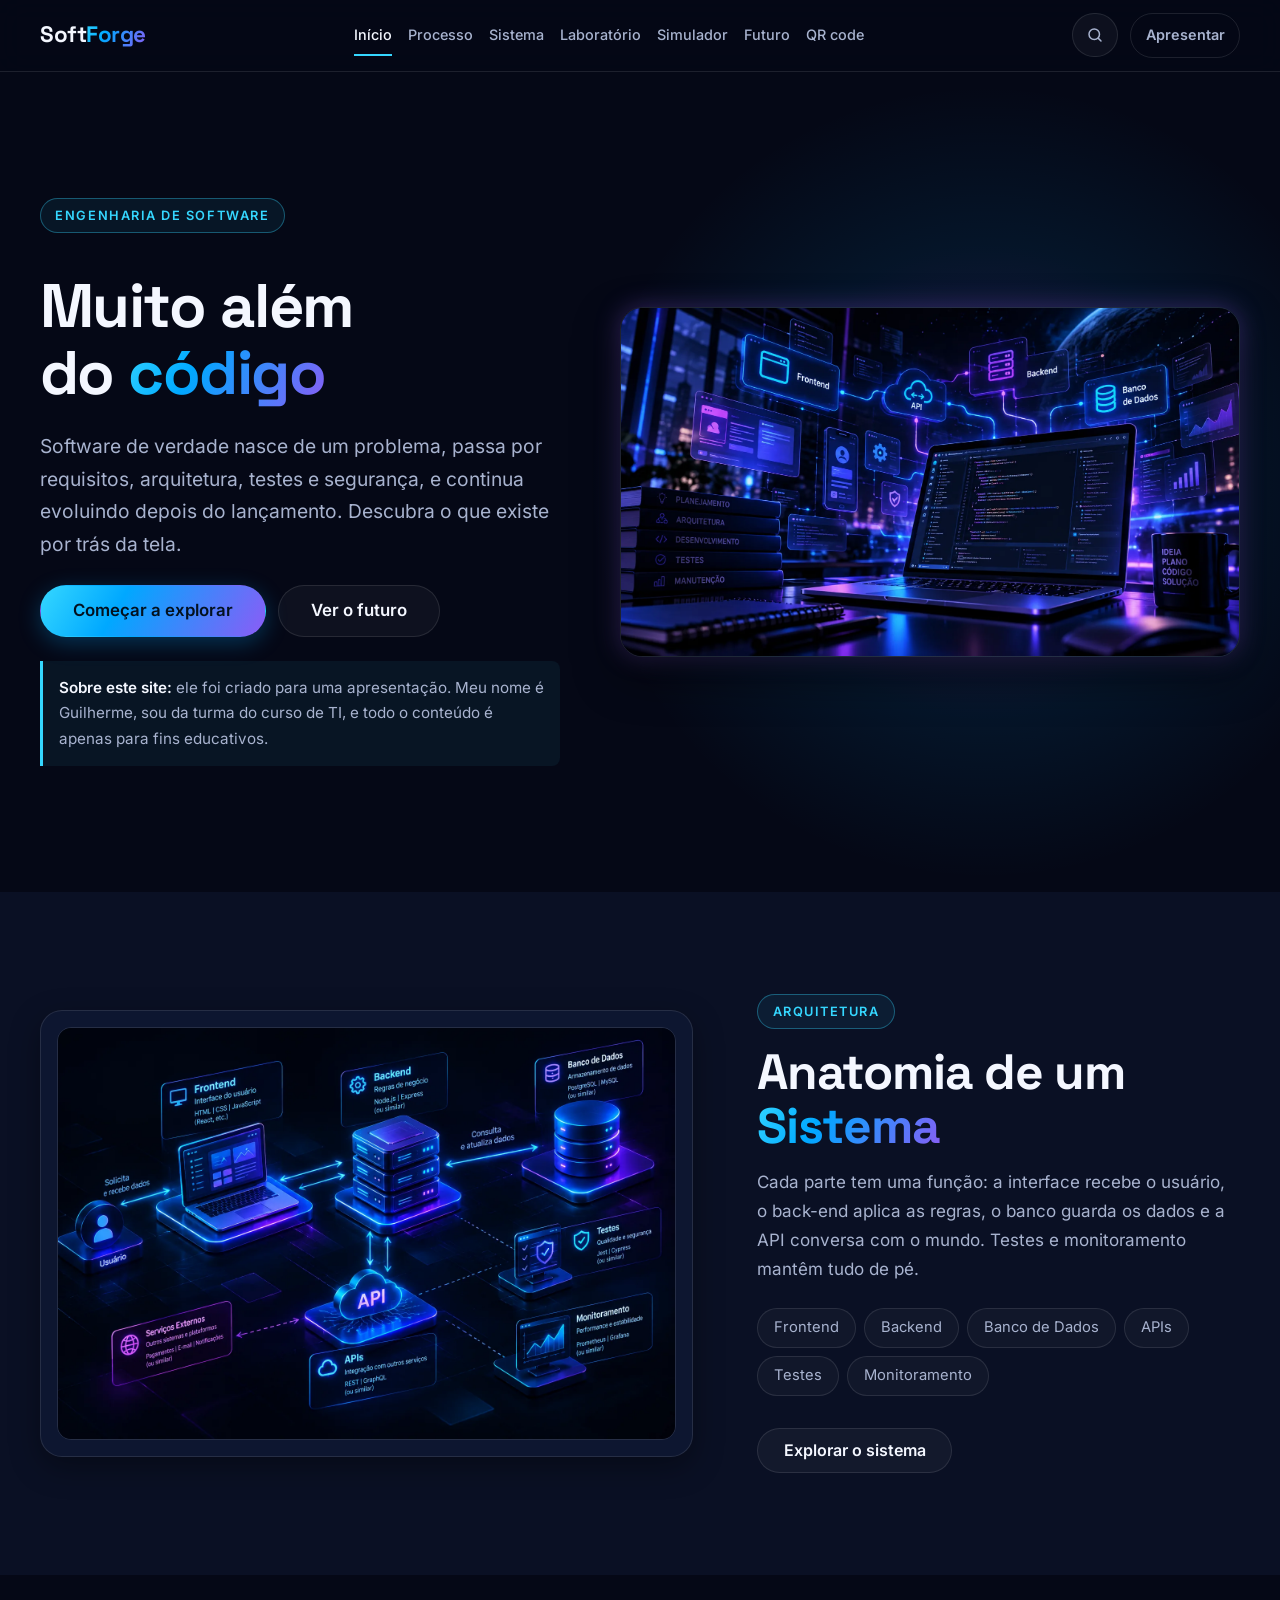
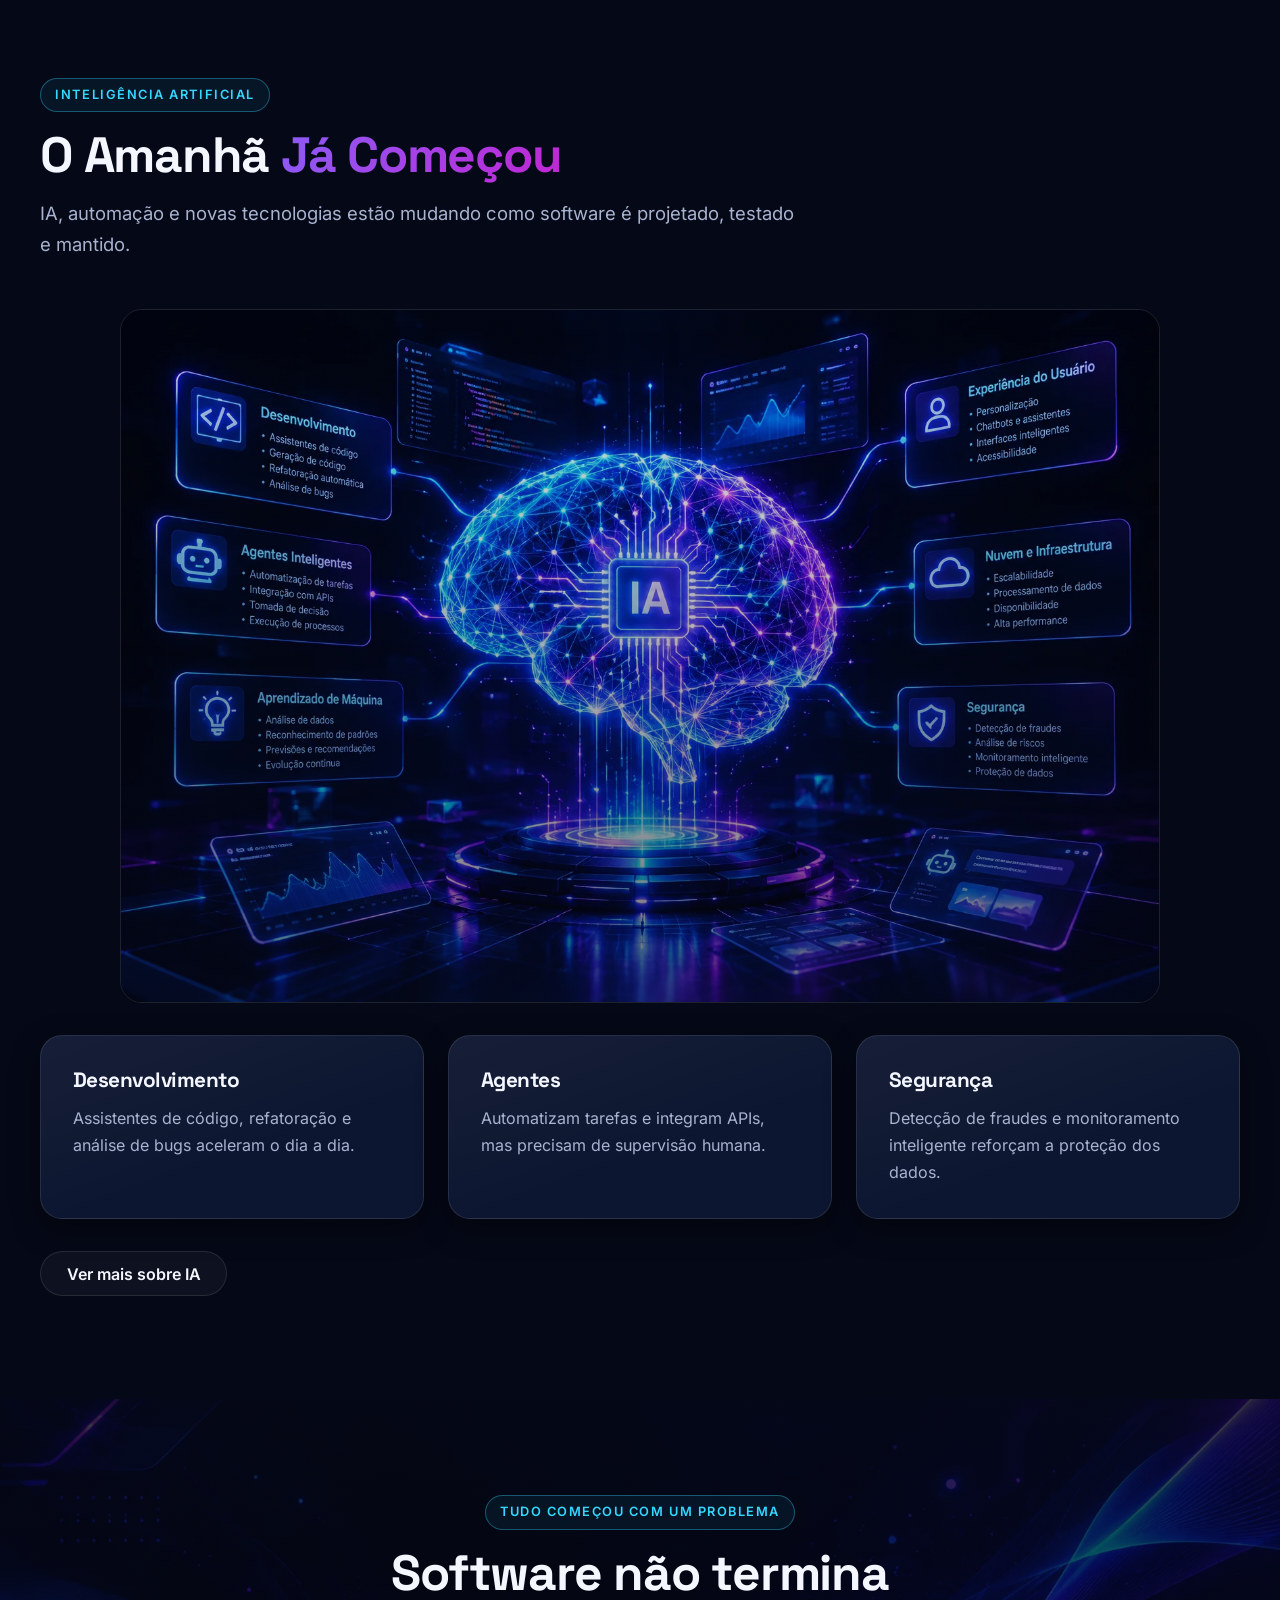
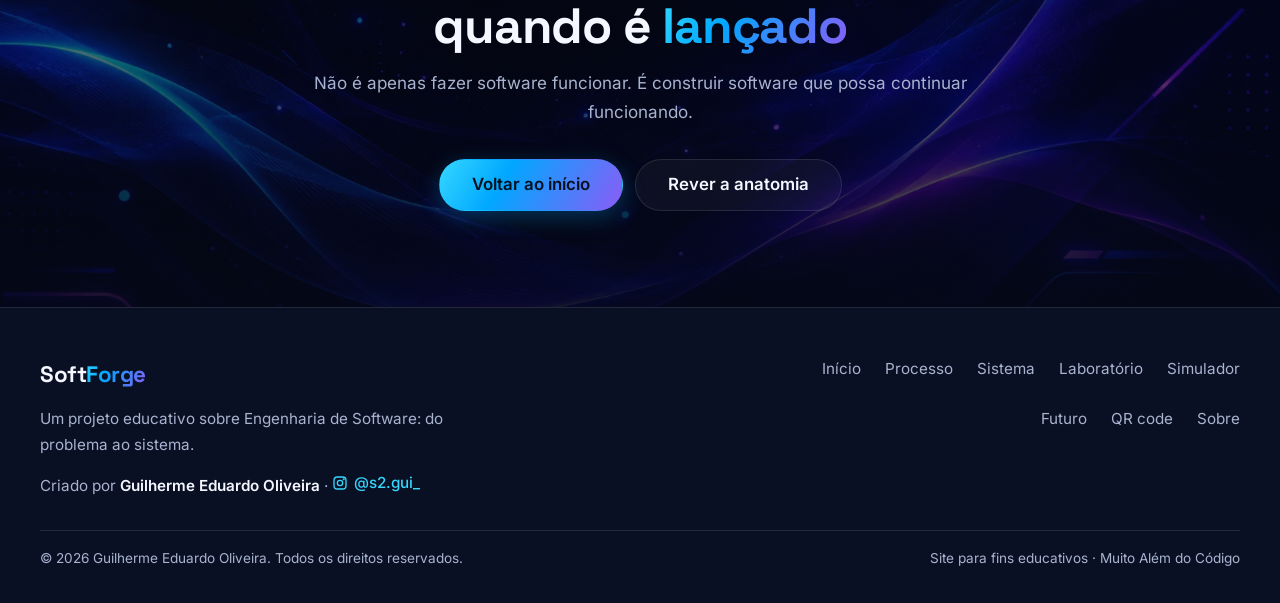
<file: index.html>
<!DOCTYPE html>
<html lang="pt-BR">
<head>
<meta charset="utf-8">
<meta name="viewport" content="width=device-width, initial-scale=1, viewport-fit=cover">
<title>SoftForge | Engenharia de Software além do código</title>
<meta name="description" content="Explore Engenharia de Software com explicações visuais sobre arquitetura, ciclo de vida, qualidade e inteligência artificial.">
<!-- SoftForge social metadata -->
<link rel="icon" type="image/svg+xml" href="assets/favicon.svg">
<meta name="theme-color" content="#050816">
<meta property="og:type" content="website">
<meta property="og:site_name" content="SoftForge">
<meta property="og:locale" content="pt_BR">
<meta property="og:title" content="SoftForge | Engenharia de Software além do código">
<meta property="og:description" content="Explore Engenharia de Software com explicações visuais sobre arquitetura, ciclo de vida, qualidade e inteligência artificial.">
<!-- Troque SEU-DOMINIO pelo domínio HTTPS real após publicar o site. -->
<meta property="og:image" content="https://SEU-DOMINIO/assets/images/hero-software.webp">
<meta property="og:image:alt" content="Ilustração tecnológica do projeto SoftForge">
<meta name="twitter:card" content="summary_large_image">
<meta name="twitter:title" content="SoftForge | Engenharia de Software além do código">
<meta name="twitter:description" content="Explore Engenharia de Software com explicações visuais sobre arquitetura, ciclo de vida, qualidade e inteligência artificial.">
<meta name="twitter:image" content="https://SEU-DOMINIO/assets/images/hero-software.webp">
<!-- /SoftForge social metadata -->


<link rel="stylesheet" href="css/style.css">
<link rel="stylesheet" href="css/pages.css">
<link rel="stylesheet" href="css/responsive.css">
<noscript><style>
.site-header .nav { display:flex !important; position:static !important; visibility:visible !important; opacity:1 !important; transform:none !important; flex-wrap:wrap; height:auto; max-height:none; overflow:visible; }
.site-header__inner { height:auto; min-height:var(--header-h); flex-wrap:wrap; padding-block:.75rem; }
.site-header .nav__link { display:inline-flex; }
</style><div class="container" style="padding-block:.5rem;color:#a8b3cf;font-size:.9rem">JavaScript está desativado. O conteúdo e os links principais continuam disponíveis, mas os recursos interativos podem não funcionar.</div></noscript>
</head>
<body data-root="" data-page="inicio">
<a class="skip-link" href="#conteudo">Pular para o conteúdo</a>
<div id="site-header">
<header class="site-header">
  <div class="container site-header__inner">
    <a class="brand" href="index.html" aria-label="SoftForge, página inicial">Soft<span class="text-gradient">Forge</span></a>
    <nav class="nav" aria-label="Navegação principal"><a class="nav__link" href="index.html">Início</a><a class="nav__link" href="pages/processo.html">Processo</a><a class="nav__link" href="pages/sistema.html">Sistema</a><a class="nav__link" href="pages/laboratorio.html">Laboratório</a><a class="nav__link" href="pages/simulador.html">Simulador</a><a class="nav__link" href="pages/futuro.html">Futuro</a><a class="nav__link" href="pages/qrcode.html">QR code</a><a class="nav__link" href="pages/sobre.html">Sobre</a></nav>
  </div>
</header>
</div>
<main id="conteudo">
<section class="hero" id="hero"><div class="container hero__grid">
<div class="hero__content"><span class="eyebrow">Engenharia de Software</span>
<h1>Muito além do <span class="text-gradient">código</span></h1>
<p class="hero__lead">Software de verdade nasce de um problema, passa por requisitos, arquitetura, testes e segurança, e continua evoluindo depois do lançamento. Descubra o que existe por trás da tela.</p>
<div class="btn-group"><a class="btn btn--primary btn--lg" href="pages/processo.html">Começar a explorar</a><a class="btn btn--secondary btn--lg" href="pages/futuro.html">Ver o futuro</a></div>
<p class="hero__note"><strong>Sobre este site:</strong> ele foi criado para uma apresentação. Meu nome é Guilherme, sou da turma do curso de TI, e todo o conteúdo é apenas para fins educativos.</p></div>
<div class="hero__media"><img class="hero__image" src="assets/images/hero-software.webp" width="1672" height="941" alt="Notebook com código e painéis flutuantes de Frontend, API, Backend e Banco de Dados"></div>
</div></section>

<section class="section section--alt" id="anatomia"><div class="container split">
<div class="media-card"><img src="assets/images/software-architecture.webp" width="1536" height="1024" loading="lazy" alt="Diagrama da arquitetura: usuário, frontend, backend, banco de dados, API, testes e monitoramento"></div>
<div><span class="eyebrow">Arquitetura</span><h2>Anatomia de um <span class="text-gradient">Sistema</span></h2>
<p class="section__intro" style="margin-top:var(--space-4)">Cada parte tem uma função: a interface recebe o usuário, o back-end aplica as regras, o banco guarda os dados e a API conversa com o mundo. Testes e monitoramento mantêm tudo de pé.</p>
<ul class="tag-list" aria-label="Componentes de um sistema"><li class="tag" data-topic="frontend">Frontend</li><li class="tag" data-topic="backend">Backend</li><li class="tag" data-topic="banco">Banco de Dados</li><li class="tag" data-topic="apis">APIs</li><li class="tag" data-topic="testes">Testes</li><li class="tag" data-topic="monitoramento">Monitoramento</li></ul><div class="section-cta"><a class="btn btn--secondary" href="pages/sistema.html">Explorar o sistema</a></div></div>
</div></section>

<section class="section" id="futuro"><div class="container">
<div class="section__header"><span class="eyebrow">Inteligência Artificial</span><h2>O Amanhã <span class="text-gradient text-gradient--hot">Já Começou</span></h2><p>IA, automação e novas tecnologias estão mudando como software é projetado, testado e mantido.</p></div>
<div class="media-overlay"><img src="assets/images/ai-future.webp" width="1536" height="1024" loading="lazy" alt="Cérebro de IA conectado a desenvolvimento, agentes, nuvem e segurança"></div>
<div class="grid grid--3 cards-ai">
<article class="card card--glow"><h3>Desenvolvimento</h3><p>Assistentes de código, refatoração e análise de bugs aceleram o dia a dia.</p></article>
<article class="card card--glow"><h3>Agentes</h3><p>Automatizam tarefas e integram APIs, mas precisam de supervisão humana.</p></article>
<article class="card card--glow"><h3>Segurança</h3><p>Detecção de fraudes e monitoramento inteligente reforçam a proteção dos dados.</p></article></div>
<div class="section-cta"><a class="btn btn--secondary" href="pages/futuro.html">Ver mais sobre IA</a></div>
</div></section>

<section class="section final bg-ambient" id="fim"><div class="container text-center"><span class="eyebrow">Tudo começou com um problema</span>
<h2>Software não termina quando é <span class="text-gradient">lançado</span></h2>
<p>Não é apenas fazer software funcionar. É construir software que possa continuar funcionando.</p>
<div class="btn-group"><a class="btn btn--primary btn--lg" href="#hero">Voltar ao início</a><a class="btn btn--secondary btn--lg" href="#anatomia">Rever a anatomia</a></div></div></section>
</main>
<div id="site-footer">
<footer class="site-footer">
  <div class="container">
    <div class="site-footer__grid">
      <div><a class="brand" href="index.html">Soft<span class="text-gradient">Forge</span></a><p>Um projeto educativo sobre Engenharia de Software: do problema ao sistema.</p><p class="site-footer__credit">Criado por <strong>Guilherme Eduardo Oliveira</strong> · <a class="site-footer__ig" href="https://www.instagram.com/s2.gui_/" target="_blank" rel="noopener noreferrer" aria-label="Instagram de Guilherme Eduardo Oliveira (abre em nova aba)"><svg viewBox="0 0 24 24" width="16" height="16" fill="none" stroke="currentColor" stroke-width="2" stroke-linecap="round" stroke-linejoin="round" aria-hidden="true"><rect x="3" y="3" width="18" height="18" rx="5"/><circle cx="12" cy="12" r="4"/><circle cx="17.5" cy="6.5" r=".6" fill="currentColor"/></svg>@s2.gui_</a></p></div>
      <nav class="footer-links" aria-label="Navegação do rodapé"><a href="index.html">Início</a><a href="pages/processo.html">Processo</a><a href="pages/sistema.html">Sistema</a><a href="pages/laboratorio.html">Laboratório</a><a href="pages/simulador.html">Simulador</a><a href="pages/futuro.html">Futuro</a><a href="pages/sobre.html">Sobre</a></nav>
    </div>
    <div class="site-footer__copy"><span>© 2026 Guilherme Eduardo Oliveira. Todos os direitos reservados.</span><span>Site para fins educativos · Muito Além do Código</span></div>
  </div>
</footer>
</div>
<script src="js/main.js" defer></script>
</body></html>
</file>
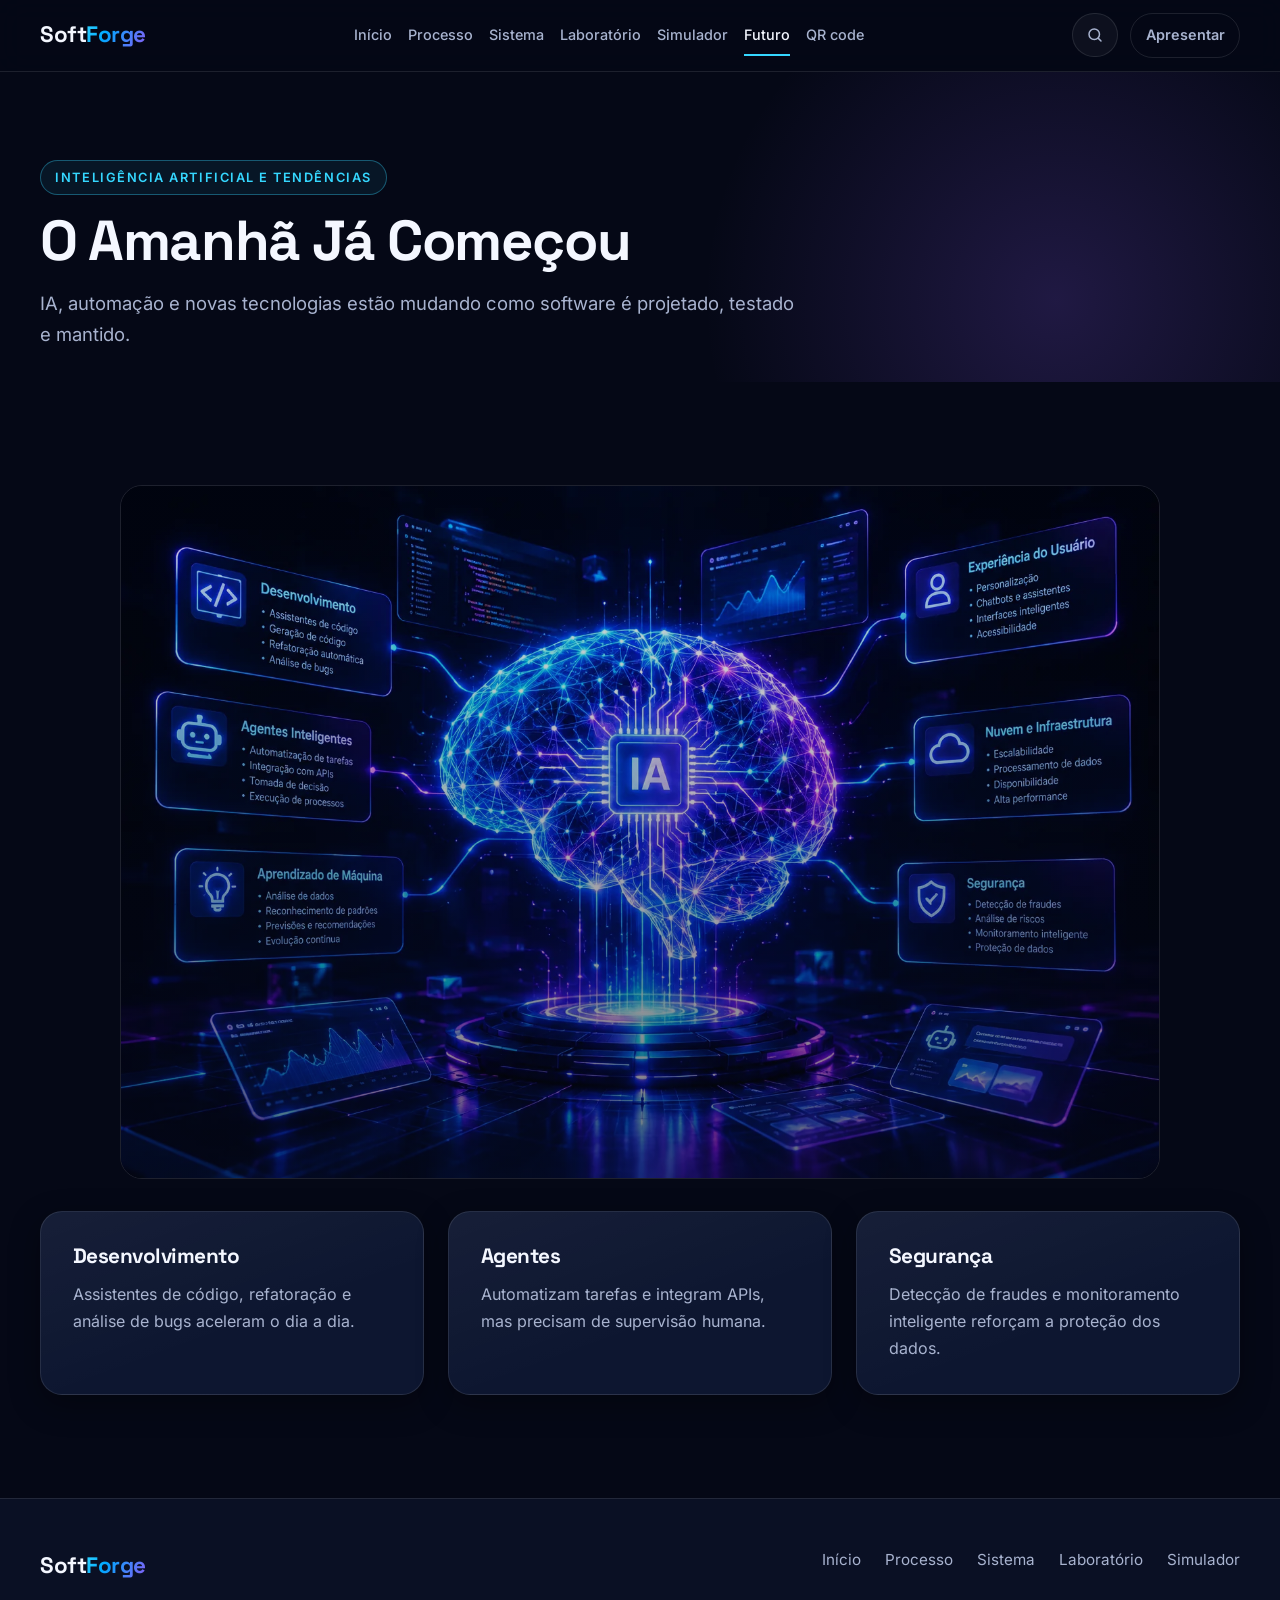
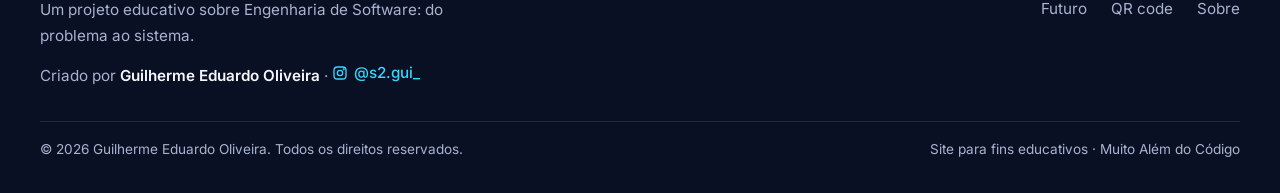
<file: pages/futuro.html>
<!DOCTYPE html>
<html lang="pt-BR">
<head>
<meta charset="utf-8">
<meta name="viewport" content="width=device-width, initial-scale=1, viewport-fit=cover">
<title>Inteligência artificial e futuro do software | SoftForge</title>
<meta name="description" content="Conheça aplicações, benefícios, riscos e limites da inteligência artificial na Engenharia de Software.">
<!-- SoftForge social metadata -->
<link rel="icon" type="image/svg+xml" href="../assets/favicon.svg">
<meta name="theme-color" content="#050816">
<meta property="og:type" content="website">
<meta property="og:site_name" content="SoftForge">
<meta property="og:locale" content="pt_BR">
<meta property="og:title" content="Inteligência artificial e futuro do software | SoftForge">
<meta property="og:description" content="Conheça aplicações, benefícios, riscos e limites da inteligência artificial na Engenharia de Software.">
<!-- Troque SEU-DOMINIO pelo domínio HTTPS real após publicar o site. -->
<meta property="og:image" content="https://SEU-DOMINIO/assets/images/hero-software.webp">
<meta property="og:image:alt" content="Ilustração tecnológica do projeto SoftForge">
<meta name="twitter:card" content="summary_large_image">
<meta name="twitter:title" content="Inteligência artificial e futuro do software | SoftForge">
<meta name="twitter:description" content="Conheça aplicações, benefícios, riscos e limites da inteligência artificial na Engenharia de Software.">
<meta name="twitter:image" content="https://SEU-DOMINIO/assets/images/hero-software.webp">
<!-- /SoftForge social metadata -->


<link rel="stylesheet" href="../css/style.css"><link rel="stylesheet" href="../css/pages.css"><link rel="stylesheet" href="../css/responsive.css">
<noscript><style>
.site-header .nav { display:flex !important; position:static !important; visibility:visible !important; opacity:1 !important; transform:none !important; flex-wrap:wrap; height:auto; max-height:none; overflow:visible; }
.site-header__inner { height:auto; min-height:var(--header-h); flex-wrap:wrap; padding-block:.75rem; }
.site-header .nav__link { display:inline-flex; }
</style><div class="container" style="padding-block:.5rem;color:#a8b3cf;font-size:.9rem">JavaScript está desativado. O conteúdo e os links principais continuam disponíveis, mas os recursos interativos podem não funcionar.</div></noscript>
</head>
<body data-root="../" data-page="futuro">
<a class="skip-link" href="#conteudo">Pular para o conteúdo</a>
<div id="site-header">
<header class="site-header">
  <div class="container site-header__inner">
    <a class="brand" href="../index.html" aria-label="SoftForge, página inicial">Soft<span class="text-gradient">Forge</span></a>
    <nav class="nav" aria-label="Navegação principal"><a class="nav__link" href="../index.html">Início</a><a class="nav__link" href="processo.html">Processo</a><a class="nav__link" href="sistema.html">Sistema</a><a class="nav__link" href="laboratorio.html">Laboratório</a><a class="nav__link" href="simulador.html">Simulador</a><a class="nav__link" href="futuro.html">Futuro</a><a class="nav__link" href="qrcode.html">QR code</a><a class="nav__link" href="sobre.html">Sobre</a></nav>
  </div>
</header>
</div>
<main id="conteudo">
<section class="page-hero"><div class="container"><span class="eyebrow">Inteligência artificial e tendências</span><h1>O Amanhã Já Começou</h1><p>IA, automação e novas tecnologias estão mudando como software é projetado, testado e mantido.</p></div></section>
<section class="section"><div class="container"><div class="media-overlay"><img src="../assets/images/ai-future.webp" width="1536" height="1024" alt="Cérebro de IA conectado a desenvolvimento, agentes, nuvem e segurança"></div><div class="grid grid--3 cards-ai"><article class="card"><h3>Desenvolvimento</h3><p>Assistentes de código, refatoração e análise de bugs aceleram o dia a dia.</p></article><article class="card"><h3>Agentes</h3><p>Automatizam tarefas e integram APIs, mas precisam de supervisão humana.</p></article><article class="card"><h3>Segurança</h3><p>Detecção de fraudes e monitoramento inteligente reforçam a proteção dos dados.</p></article></div></div></section>
</main>
<div id="site-footer">
<footer class="site-footer">
  <div class="container">
    <div class="site-footer__grid">
      <div><a class="brand" href="../index.html">Soft<span class="text-gradient">Forge</span></a><p>Um projeto educativo sobre Engenharia de Software: do problema ao sistema.</p><p class="site-footer__credit">Criado por <strong>Guilherme Eduardo Oliveira</strong> · <a class="site-footer__ig" href="https://www.instagram.com/s2.gui_/" target="_blank" rel="noopener noreferrer" aria-label="Instagram de Guilherme Eduardo Oliveira (abre em nova aba)"><svg viewBox="0 0 24 24" width="16" height="16" fill="none" stroke="currentColor" stroke-width="2" stroke-linecap="round" stroke-linejoin="round" aria-hidden="true"><rect x="3" y="3" width="18" height="18" rx="5"/><circle cx="12" cy="12" r="4"/><circle cx="17.5" cy="6.5" r=".6" fill="currentColor"/></svg>@s2.gui_</a></p></div>
      <nav class="footer-links" aria-label="Navegação do rodapé"><a href="../index.html">Início</a><a href="processo.html">Processo</a><a href="sistema.html">Sistema</a><a href="laboratorio.html">Laboratório</a><a href="simulador.html">Simulador</a><a href="futuro.html">Futuro</a><a href="sobre.html">Sobre</a></nav>
    </div>
    <div class="site-footer__copy"><span>© 2026 Guilherme Eduardo Oliveira. Todos os direitos reservados.</span><span>Site para fins educativos · Muito Além do Código</span></div>
  </div>
</footer>
</div>
<script src="../js/main.js" defer></script>
</body></html>
</file>
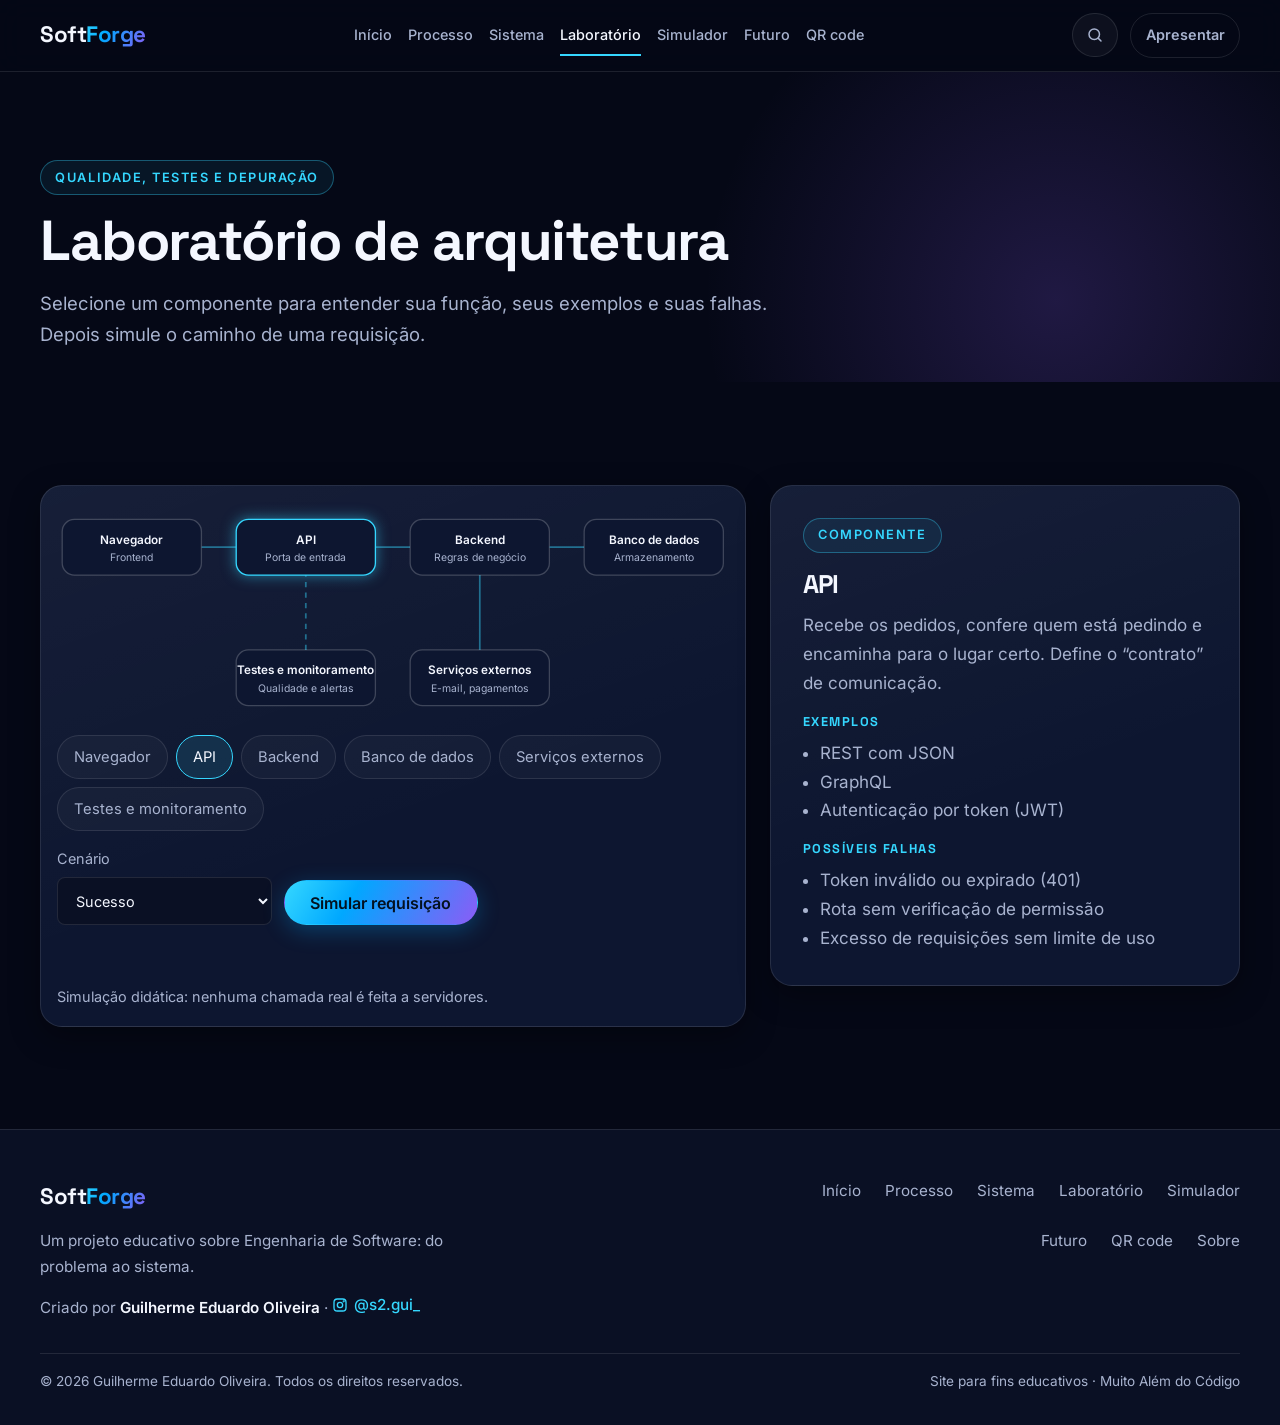
<file: pages/laboratorio.html>
<!DOCTYPE html>
<html lang="pt-BR">
<head>
<meta charset="utf-8">
<meta name="viewport" content="width=device-width, initial-scale=1, viewport-fit=cover">
<title>Laboratório de arquitetura | SoftForge</title>
<meta name="description" content="Explore componentes de um sistema e simule o caminho de uma requisição entre frontend, API, backend e banco de dados.">
<!-- SoftForge social metadata -->
<link rel="icon" type="image/svg+xml" href="../assets/favicon.svg">
<meta name="theme-color" content="#050816">
<meta property="og:type" content="website">
<meta property="og:site_name" content="SoftForge">
<meta property="og:locale" content="pt_BR">
<meta property="og:title" content="Laboratório de arquitetura | SoftForge">
<meta property="og:description" content="Explore componentes de um sistema e simule o caminho de uma requisição entre frontend, API, backend e banco de dados.">
<!-- Troque SEU-DOMINIO pelo domínio HTTPS real após publicar o site. -->
<meta property="og:image" content="https://SEU-DOMINIO/assets/images/hero-software.webp">
<meta property="og:image:alt" content="Ilustração tecnológica do projeto SoftForge">
<meta name="twitter:card" content="summary_large_image">
<meta name="twitter:title" content="Laboratório de arquitetura | SoftForge">
<meta name="twitter:description" content="Explore componentes de um sistema e simule o caminho de uma requisição entre frontend, API, backend e banco de dados.">
<meta name="twitter:image" content="https://SEU-DOMINIO/assets/images/hero-software.webp">
<!-- /SoftForge social metadata -->


<link rel="stylesheet" href="../css/style.css"><link rel="stylesheet" href="../css/pages.css"><link rel="stylesheet" href="../css/responsive.css">
<noscript><style>
.site-header .nav { display:flex !important; position:static !important; visibility:visible !important; opacity:1 !important; transform:none !important; flex-wrap:wrap; height:auto; max-height:none; overflow:visible; }
.site-header__inner { height:auto; min-height:var(--header-h); flex-wrap:wrap; padding-block:.75rem; }
.site-header .nav__link { display:inline-flex; }
</style><div class="container" style="padding-block:.5rem;color:#a8b3cf;font-size:.9rem">JavaScript está desativado. O conteúdo e os links principais continuam disponíveis, mas os recursos interativos podem não funcionar.</div></noscript>
</head>
<body data-root="../" data-page="laboratorio">
<a class="skip-link" href="#conteudo">Pular para o conteúdo</a>
<div id="site-header">
<header class="site-header">
  <div class="container site-header__inner">
    <a class="brand" href="../index.html" aria-label="SoftForge, página inicial">Soft<span class="text-gradient">Forge</span></a>
    <nav class="nav" aria-label="Navegação principal"><a class="nav__link" href="../index.html">Início</a><a class="nav__link" href="processo.html">Processo</a><a class="nav__link" href="sistema.html">Sistema</a><a class="nav__link" href="laboratorio.html">Laboratório</a><a class="nav__link" href="simulador.html">Simulador</a><a class="nav__link" href="futuro.html">Futuro</a><a class="nav__link" href="qrcode.html">QR code</a><a class="nav__link" href="sobre.html">Sobre</a></nav>
  </div>
</header>
</div>
<main id="conteudo">
<section class="page-hero"><div class="container"><span class="eyebrow">Qualidade, testes e depuração</span><h1>Laboratório de arquitetura</h1><p>Selecione um componente para entender sua função, seus exemplos e suas falhas. Depois simule o caminho de uma requisição.</p></div></section>
<section class="section"><div class="container"><div id="lab"></div></div></section>
</main>
<div id="site-footer">
<footer class="site-footer">
  <div class="container">
    <div class="site-footer__grid">
      <div><a class="brand" href="../index.html">Soft<span class="text-gradient">Forge</span></a><p>Um projeto educativo sobre Engenharia de Software: do problema ao sistema.</p><p class="site-footer__credit">Criado por <strong>Guilherme Eduardo Oliveira</strong> · <a class="site-footer__ig" href="https://www.instagram.com/s2.gui_/" target="_blank" rel="noopener noreferrer" aria-label="Instagram de Guilherme Eduardo Oliveira (abre em nova aba)"><svg viewBox="0 0 24 24" width="16" height="16" fill="none" stroke="currentColor" stroke-width="2" stroke-linecap="round" stroke-linejoin="round" aria-hidden="true"><rect x="3" y="3" width="18" height="18" rx="5"/><circle cx="12" cy="12" r="4"/><circle cx="17.5" cy="6.5" r=".6" fill="currentColor"/></svg>@s2.gui_</a></p></div>
      <nav class="footer-links" aria-label="Navegação do rodapé"><a href="../index.html">Início</a><a href="processo.html">Processo</a><a href="sistema.html">Sistema</a><a href="laboratorio.html">Laboratório</a><a href="simulador.html">Simulador</a><a href="futuro.html">Futuro</a><a href="sobre.html">Sobre</a></nav>
    </div>
    <div class="site-footer__copy"><span>© 2026 Guilherme Eduardo Oliveira. Todos os direitos reservados.</span><span>Site para fins educativos · Muito Além do Código</span></div>
  </div>
</footer>
</div>
<script src="../js/main.js" defer></script><script src="../js/lab.js" defer></script>
</body></html>
</file>
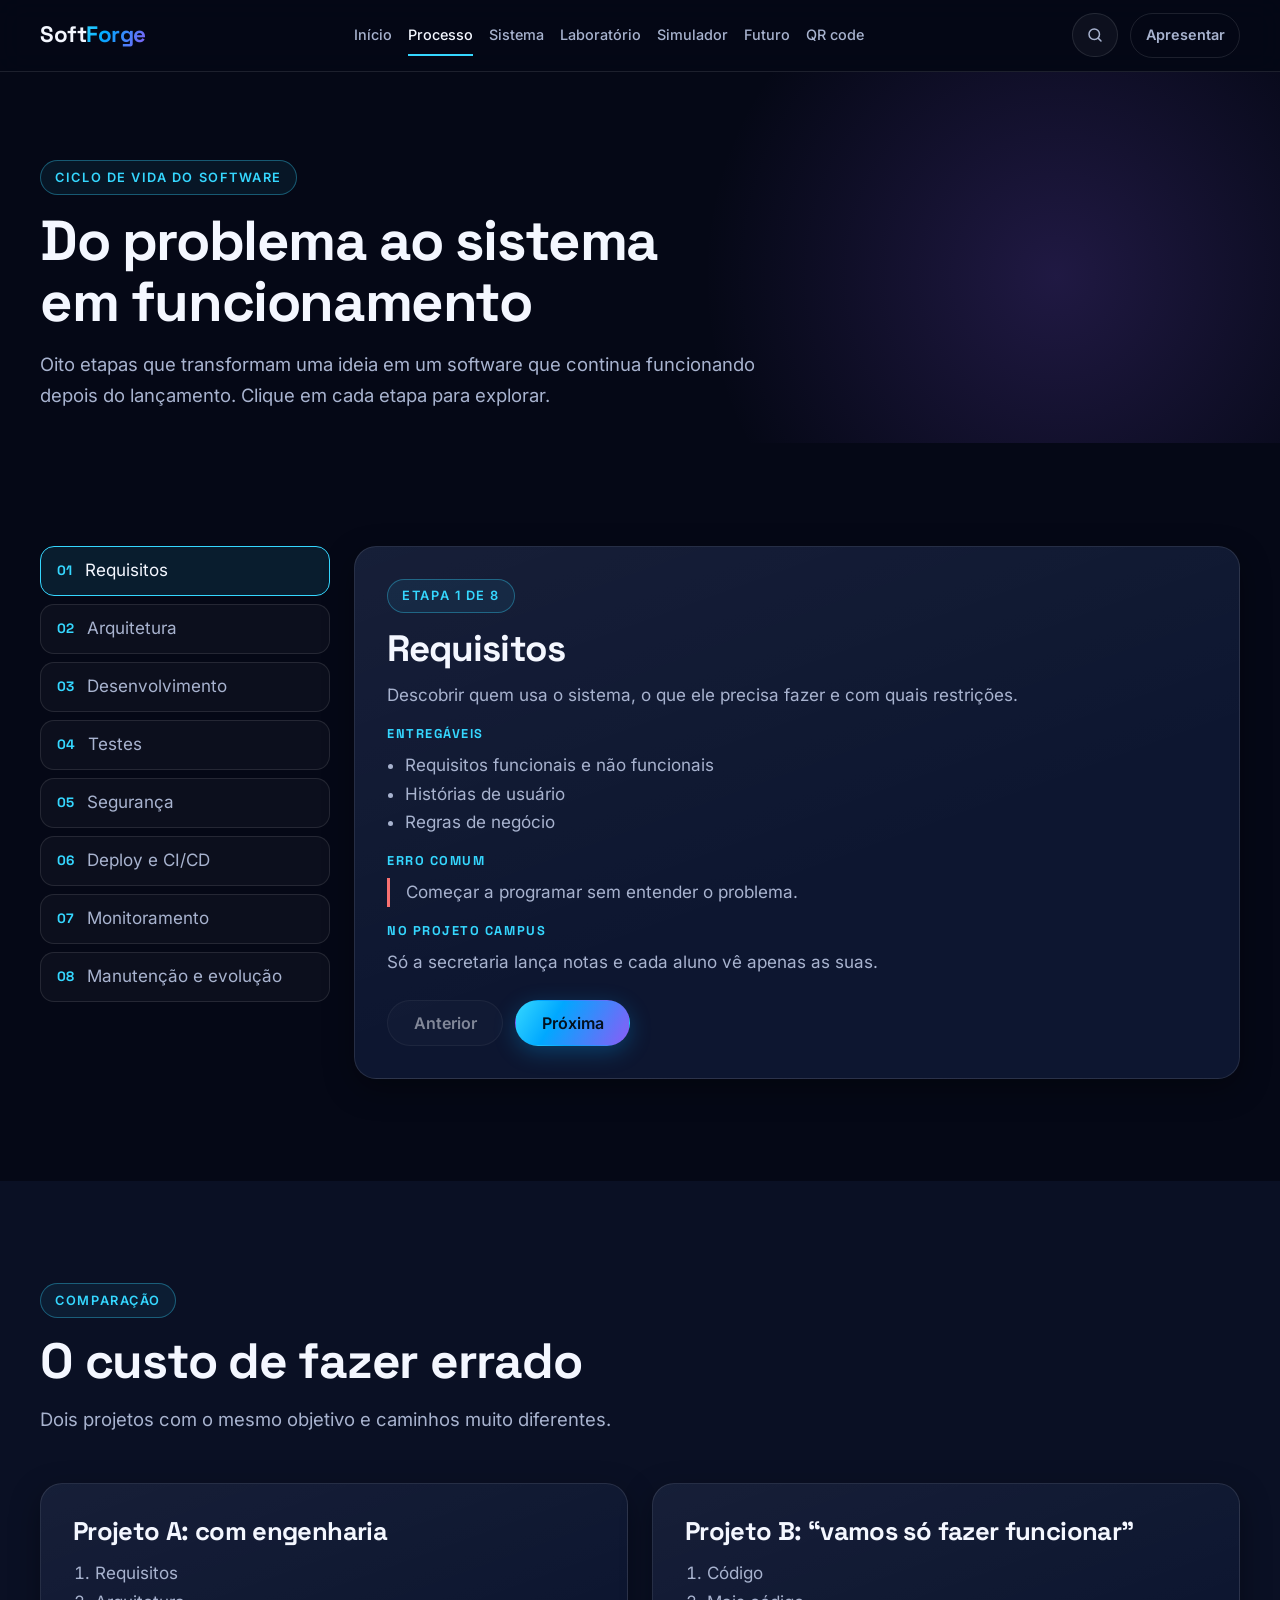
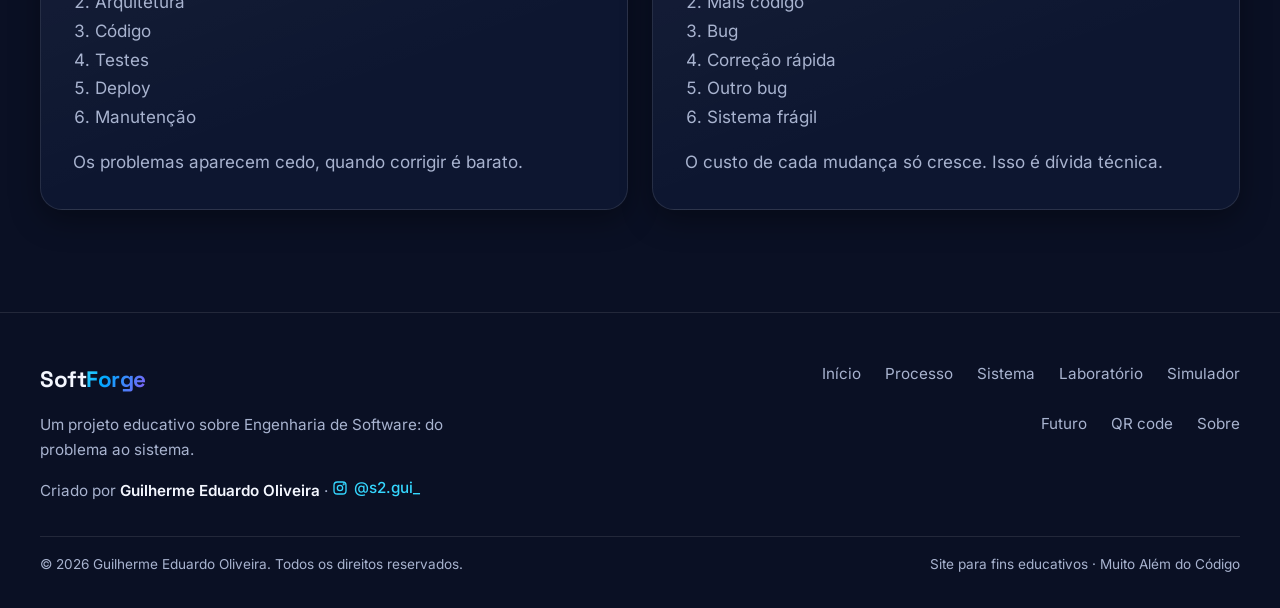
<file: pages/processo.html>
<!DOCTYPE html>
<html lang="pt-BR">
<head>
<meta charset="utf-8">
<meta name="viewport" content="width=device-width, initial-scale=1, viewport-fit=cover">
<title>Ciclo de vida do software | SoftForge</title>
<meta name="description" content="Explore as etapas da Engenharia de Software, dos requisitos à manutenção, com exemplos e explicações práticas.">
<!-- SoftForge social metadata -->
<link rel="icon" type="image/svg+xml" href="../assets/favicon.svg">
<meta name="theme-color" content="#050816">
<meta property="og:type" content="website">
<meta property="og:site_name" content="SoftForge">
<meta property="og:locale" content="pt_BR">
<meta property="og:title" content="Ciclo de vida do software | SoftForge">
<meta property="og:description" content="Explore as etapas da Engenharia de Software, dos requisitos à manutenção, com exemplos e explicações práticas.">
<!-- Troque SEU-DOMINIO pelo domínio HTTPS real após publicar o site. -->
<meta property="og:image" content="https://SEU-DOMINIO/assets/images/hero-software.webp">
<meta property="og:image:alt" content="Ilustração tecnológica do projeto SoftForge">
<meta name="twitter:card" content="summary_large_image">
<meta name="twitter:title" content="Ciclo de vida do software | SoftForge">
<meta name="twitter:description" content="Explore as etapas da Engenharia de Software, dos requisitos à manutenção, com exemplos e explicações práticas.">
<meta name="twitter:image" content="https://SEU-DOMINIO/assets/images/hero-software.webp">
<!-- /SoftForge social metadata -->


<link rel="stylesheet" href="../css/style.css"><link rel="stylesheet" href="../css/pages.css"><link rel="stylesheet" href="../css/responsive.css">
<noscript><style>
.site-header .nav { display:flex !important; position:static !important; visibility:visible !important; opacity:1 !important; transform:none !important; flex-wrap:wrap; height:auto; max-height:none; overflow:visible; }
.site-header__inner { height:auto; min-height:var(--header-h); flex-wrap:wrap; padding-block:.75rem; }
.site-header .nav__link { display:inline-flex; }
</style><div class="container" style="padding-block:.5rem;color:#a8b3cf;font-size:.9rem">JavaScript está desativado. O conteúdo e os links principais continuam disponíveis, mas os recursos interativos podem não funcionar.</div></noscript>
</head>
<body data-root="../" data-page="processo">
<a class="skip-link" href="#conteudo">Pular para o conteúdo</a>
<div id="site-header">
<header class="site-header">
  <div class="container site-header__inner">
    <a class="brand" href="../index.html" aria-label="SoftForge, página inicial">Soft<span class="text-gradient">Forge</span></a>
    <nav class="nav" aria-label="Navegação principal"><a class="nav__link" href="../index.html">Início</a><a class="nav__link" href="processo.html">Processo</a><a class="nav__link" href="sistema.html">Sistema</a><a class="nav__link" href="laboratorio.html">Laboratório</a><a class="nav__link" href="simulador.html">Simulador</a><a class="nav__link" href="futuro.html">Futuro</a><a class="nav__link" href="qrcode.html">QR code</a><a class="nav__link" href="sobre.html">Sobre</a></nav>
  </div>
</header>
</div>
<main id="conteudo">
<section class="page-hero"><div class="container"><span class="eyebrow">Ciclo de vida do software</span><h1>Do problema ao sistema em funcionamento</h1><p>Oito etapas que transformam uma ideia em um software que continua funcionando depois do lançamento. Clique em cada etapa para explorar.</p></div></section>
<section class="section"><div class="container"><div id="stages"></div></div></section><section class="section section--alt"><div class="container"><div class="section__header"><span class="eyebrow">Comparação</span><h2>O custo de fazer errado</h2><p>Dois projetos com o mesmo objetivo e caminhos muito diferentes.</p></div><div class="grid grid--2 versus"><article class="card"><h3>Projeto A: com engenharia</h3><ol><li>Requisitos</li><li>Arquitetura</li><li>Código</li><li>Testes</li><li>Deploy</li><li>Manutenção</li></ol><p style="margin-top:1rem">Os problemas aparecem cedo, quando corrigir é barato.</p></article><article class="card"><h3>Projeto B: “vamos só fazer funcionar”</h3><ol><li>Código</li><li>Mais código</li><li>Bug</li><li>Correção rápida</li><li>Outro bug</li><li>Sistema frágil</li></ol><p style="margin-top:1rem">O custo de cada mudança só cresce. Isso é dívida técnica.</p></article></div></div></section>
</main>
<div id="site-footer">
<footer class="site-footer">
  <div class="container">
    <div class="site-footer__grid">
      <div><a class="brand" href="../index.html">Soft<span class="text-gradient">Forge</span></a><p>Um projeto educativo sobre Engenharia de Software: do problema ao sistema.</p><p class="site-footer__credit">Criado por <strong>Guilherme Eduardo Oliveira</strong> · <a class="site-footer__ig" href="https://www.instagram.com/s2.gui_/" target="_blank" rel="noopener noreferrer" aria-label="Instagram de Guilherme Eduardo Oliveira (abre em nova aba)"><svg viewBox="0 0 24 24" width="16" height="16" fill="none" stroke="currentColor" stroke-width="2" stroke-linecap="round" stroke-linejoin="round" aria-hidden="true"><rect x="3" y="3" width="18" height="18" rx="5"/><circle cx="12" cy="12" r="4"/><circle cx="17.5" cy="6.5" r=".6" fill="currentColor"/></svg>@s2.gui_</a></p></div>
      <nav class="footer-links" aria-label="Navegação do rodapé"><a href="../index.html">Início</a><a href="processo.html">Processo</a><a href="sistema.html">Sistema</a><a href="laboratorio.html">Laboratório</a><a href="simulador.html">Simulador</a><a href="futuro.html">Futuro</a><a href="sobre.html">Sobre</a></nav>
    </div>
    <div class="site-footer__copy"><span>© 2026 Guilherme Eduardo Oliveira. Todos os direitos reservados.</span><span>Site para fins educativos · Muito Além do Código</span></div>
  </div>
</footer>
</div>
<script src="../js/main.js" defer></script><script src="../js/processo.js" defer></script>
</body></html>
</file>
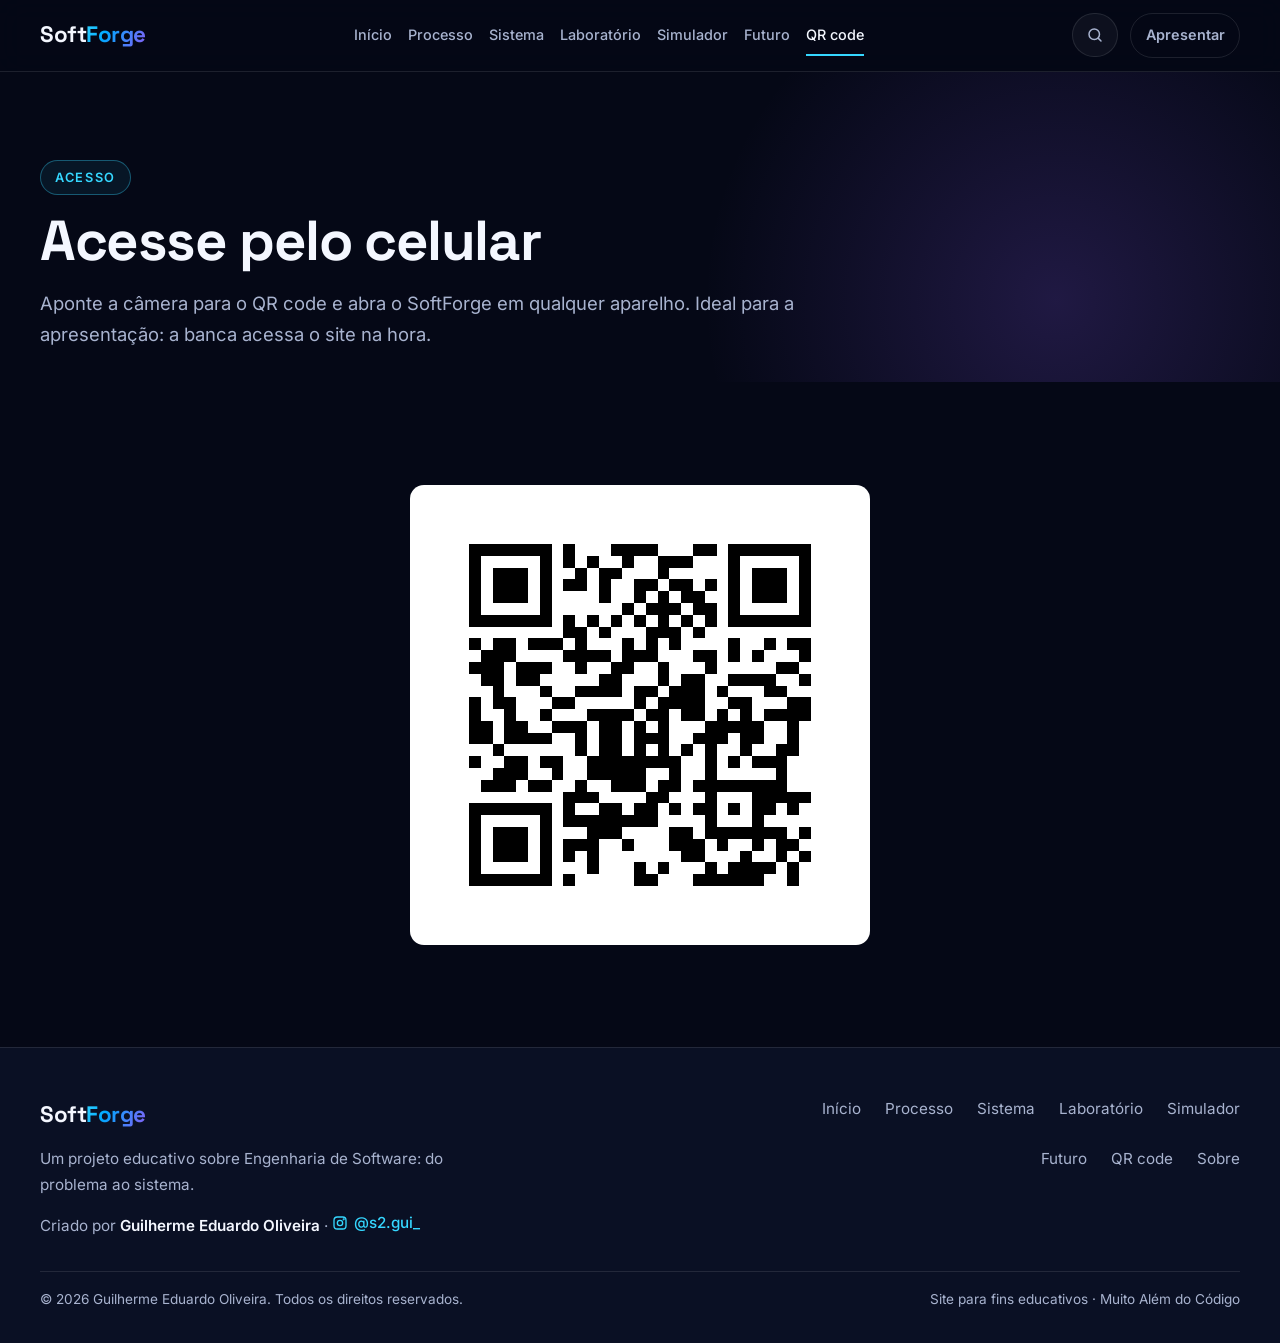
<file: pages/qrcode.html>
<!DOCTYPE html>
<html lang="pt-BR">
<head>
<meta charset="utf-8">
<meta name="viewport" content="width=device-width, initial-scale=1, viewport-fit=cover">
<title>QR Code | SoftForge</title>
<meta name="description" content="Página de apoio para acesso ao projeto SoftForge. O QR Code será configurado após a publicação do site.">
<!-- SoftForge social metadata -->
<link rel="icon" type="image/svg+xml" href="../assets/favicon.svg">
<meta name="theme-color" content="#050816">
<meta property="og:type" content="website">
<meta property="og:site_name" content="SoftForge">
<meta property="og:locale" content="pt_BR">
<meta property="og:title" content="QR Code | SoftForge">
<meta property="og:description" content="Página de apoio para acesso ao projeto SoftForge. O QR Code será configurado após a publicação do site.">
<!-- Troque SEU-DOMINIO pelo domínio HTTPS real após publicar o site. -->
<meta property="og:image" content="https://SEU-DOMINIO/assets/images/hero-software.webp">
<meta property="og:image:alt" content="Ilustração tecnológica do projeto SoftForge">
<meta name="twitter:card" content="summary_large_image">
<meta name="twitter:title" content="QR Code | SoftForge">
<meta name="twitter:description" content="Página de apoio para acesso ao projeto SoftForge. O QR Code será configurado após a publicação do site.">
<meta name="twitter:image" content="https://SEU-DOMINIO/assets/images/hero-software.webp">
<!-- /SoftForge social metadata -->


<link rel="stylesheet" href="../css/style.css"><link rel="stylesheet" href="../css/pages.css"><link rel="stylesheet" href="../css/responsive.css">
<noscript><style>
.site-header .nav { display:flex !important; position:static !important; visibility:visible !important; opacity:1 !important; transform:none !important; flex-wrap:wrap; height:auto; max-height:none; overflow:visible; }
.site-header__inner { height:auto; min-height:var(--header-h); flex-wrap:wrap; padding-block:.75rem; }
.site-header .nav__link { display:inline-flex; }
</style><div class="container" style="padding-block:.5rem;color:#a8b3cf;font-size:.9rem">JavaScript está desativado. O conteúdo e os links principais continuam disponíveis, mas os recursos interativos podem não funcionar.</div></noscript>
</head>
<body data-root="../" data-page="qrcode">
<a class="skip-link" href="#conteudo">Pular para o conteúdo</a>
<div id="site-header">
<header class="site-header">
  <div class="container site-header__inner">
    <a class="brand" href="../index.html" aria-label="SoftForge, página inicial">Soft<span class="text-gradient">Forge</span></a>
    <nav class="nav" aria-label="Navegação principal"><a class="nav__link" href="../index.html">Início</a><a class="nav__link" href="processo.html">Processo</a><a class="nav__link" href="sistema.html">Sistema</a><a class="nav__link" href="laboratorio.html">Laboratório</a><a class="nav__link" href="simulador.html">Simulador</a><a class="nav__link" href="futuro.html">Futuro</a><a class="nav__link" href="qrcode.html">QR code</a><a class="nav__link" href="sobre.html">Sobre</a></nav>
  </div>
</header>
</div>
<main id="conteudo">
<section class="page-hero"><div class="container"><span class="eyebrow">Acesso</span><h1>Acesse pelo celular</h1><p>Aponte a câmera para o QR code e abra o SoftForge em qualquer aparelho. Ideal para a apresentação: a banca acessa o site na hora.</p></div></section>
<section class="section"><div class="container"><div id="qr"></div></div></section>
</main>
<div id="site-footer">
<footer class="site-footer">
  <div class="container">
    <div class="site-footer__grid">
      <div><a class="brand" href="../index.html">Soft<span class="text-gradient">Forge</span></a><p>Um projeto educativo sobre Engenharia de Software: do problema ao sistema.</p><p class="site-footer__credit">Criado por <strong>Guilherme Eduardo Oliveira</strong> · <a class="site-footer__ig" href="https://www.instagram.com/s2.gui_/" target="_blank" rel="noopener noreferrer" aria-label="Instagram de Guilherme Eduardo Oliveira (abre em nova aba)"><svg viewBox="0 0 24 24" width="16" height="16" fill="none" stroke="currentColor" stroke-width="2" stroke-linecap="round" stroke-linejoin="round" aria-hidden="true"><rect x="3" y="3" width="18" height="18" rx="5"/><circle cx="12" cy="12" r="4"/><circle cx="17.5" cy="6.5" r=".6" fill="currentColor"/></svg>@s2.gui_</a></p></div>
      <nav class="footer-links" aria-label="Navegação do rodapé"><a href="../index.html">Início</a><a href="processo.html">Processo</a><a href="sistema.html">Sistema</a><a href="laboratorio.html">Laboratório</a><a href="simulador.html">Simulador</a><a href="futuro.html">Futuro</a><a href="sobre.html">Sobre</a></nav>
    </div>
    <div class="site-footer__copy"><span>© 2026 Guilherme Eduardo Oliveira. Todos os direitos reservados.</span><span>Site para fins educativos · Muito Além do Código</span></div>
  </div>
</footer>
</div>
<script src="../js/main.js" defer></script><script src="../js/config.js"></script><script src="../js/qrcode.js" defer></script><script src="../js/qrpage.js" defer></script>
</body></html>
</file>
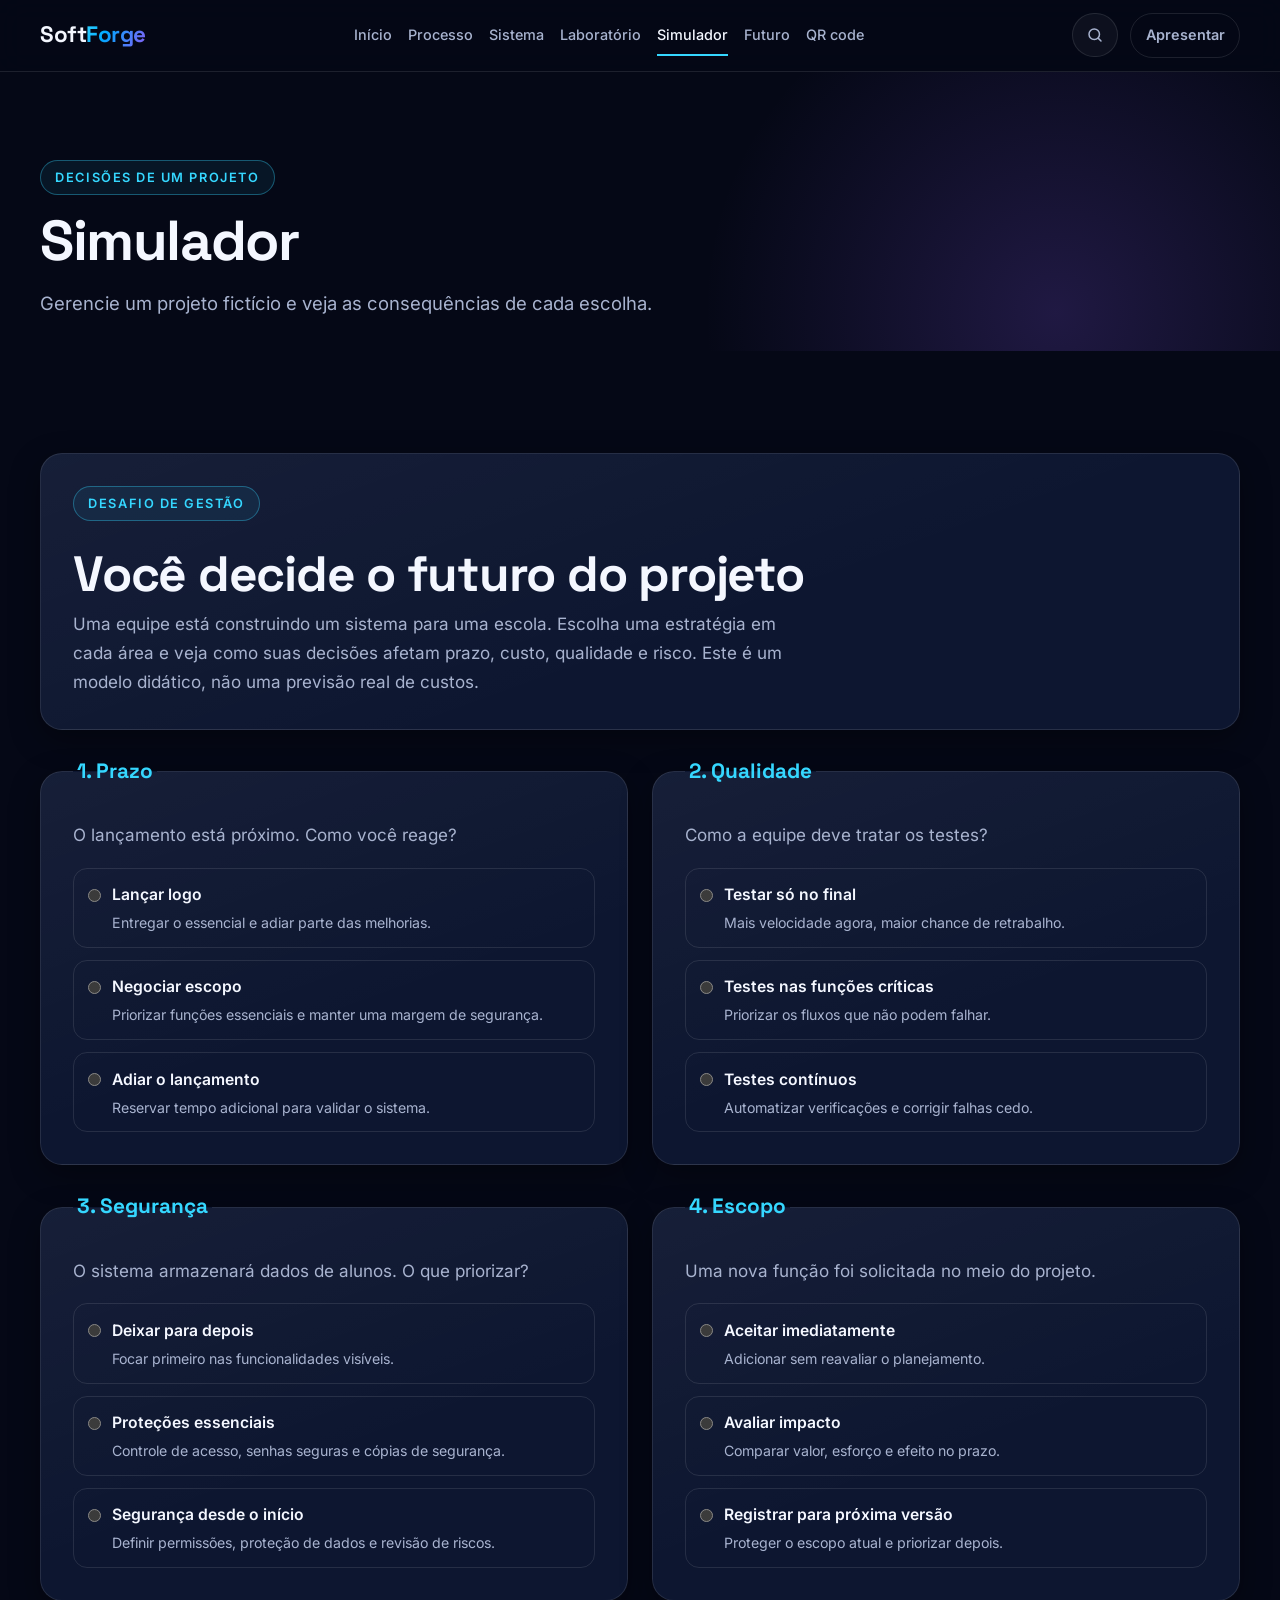
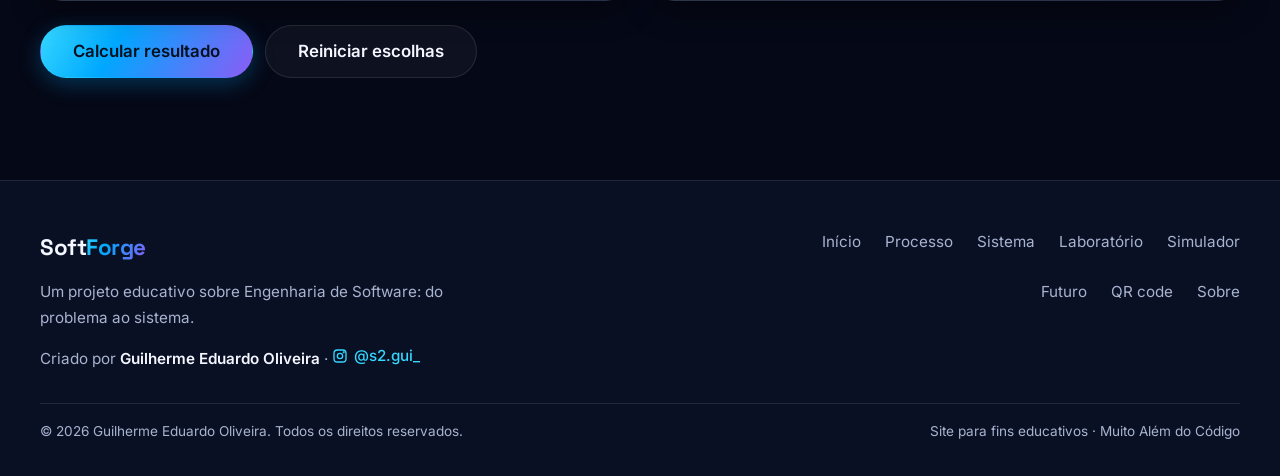
<file: pages/simulador.html>
<!DOCTYPE html>
<html lang="pt-BR">
<head>
<meta charset="utf-8">
<meta name="viewport" content="width=device-width, initial-scale=1, viewport-fit=cover">
<title>Simulador de projetos | SoftForge</title>
<meta name="description" content="Aprenda como decisões de prazo, custo, qualidade e segurança influenciam um projeto de software.">
<!-- SoftForge social metadata -->
<link rel="icon" type="image/svg+xml" href="../assets/favicon.svg">
<meta name="theme-color" content="#050816">
<meta property="og:type" content="website">
<meta property="og:site_name" content="SoftForge">
<meta property="og:locale" content="pt_BR">
<meta property="og:title" content="Simulador de projetos | SoftForge">
<meta property="og:description" content="Aprenda como decisões de prazo, custo, qualidade e segurança influenciam um projeto de software.">
<!-- Troque SEU-DOMINIO pelo domínio HTTPS real após publicar o site. -->
<meta property="og:image" content="https://SEU-DOMINIO/assets/images/hero-software.webp">
<meta property="og:image:alt" content="Ilustração tecnológica do projeto SoftForge">
<meta name="twitter:card" content="summary_large_image">
<meta name="twitter:title" content="Simulador de projetos | SoftForge">
<meta name="twitter:description" content="Aprenda como decisões de prazo, custo, qualidade e segurança influenciam um projeto de software.">
<meta name="twitter:image" content="https://SEU-DOMINIO/assets/images/hero-software.webp">
<!-- /SoftForge social metadata -->


<link rel="stylesheet" href="../css/style.css"><link rel="stylesheet" href="../css/pages.css"><link rel="stylesheet" href="../css/responsive.css">
<noscript><style>
.site-header .nav { display:flex !important; position:static !important; visibility:visible !important; opacity:1 !important; transform:none !important; flex-wrap:wrap; height:auto; max-height:none; overflow:visible; }
.site-header__inner { height:auto; min-height:var(--header-h); flex-wrap:wrap; padding-block:.75rem; }
.site-header .nav__link { display:inline-flex; }
</style><div class="container" style="padding-block:.5rem;color:#a8b3cf;font-size:.9rem">JavaScript está desativado. O conteúdo e os links principais continuam disponíveis, mas os recursos interativos podem não funcionar.</div></noscript>
</head>
<body data-root="../" data-page="simulador">
<a class="skip-link" href="#conteudo">Pular para o conteúdo</a>
<div id="site-header">
<header class="site-header">
  <div class="container site-header__inner">
    <a class="brand" href="../index.html" aria-label="SoftForge, página inicial">Soft<span class="text-gradient">Forge</span></a>
    <nav class="nav" aria-label="Navegação principal"><a class="nav__link" href="../index.html">Início</a><a class="nav__link" href="processo.html">Processo</a><a class="nav__link" href="sistema.html">Sistema</a><a class="nav__link" href="laboratorio.html">Laboratório</a><a class="nav__link" href="simulador.html">Simulador</a><a class="nav__link" href="futuro.html">Futuro</a><a class="nav__link" href="qrcode.html">QR code</a><a class="nav__link" href="sobre.html">Sobre</a></nav>
  </div>
</header>
</div>
<main id="conteudo">
<section class="page-hero"><div class="container"><span class="eyebrow">Decisões de um projeto</span><h1>Simulador</h1><p>Gerencie um projeto fictício e veja as consequências de cada escolha.</p></div></section>
<section class="section"><div class="container">
<div class="sim-intro card card--static"><span class="eyebrow">Desafio de gestão</span><h2>Você decide o futuro do projeto</h2><p>Uma equipe está construindo um sistema para uma escola. Escolha uma estratégia em cada área e veja como suas decisões afetam prazo, custo, qualidade e risco. Este é um modelo didático, não uma previsão real de custos.</p></div>
<form id="sim-form" class="sim-form">
<fieldset class="card card--static sim-choice"><legend>1. Prazo</legend><p>O lançamento está próximo. Como você reage?</p><label><input type="radio" name="prazo" value="rapido" required><span><strong>Lançar logo</strong><small>Entregar o essencial e adiar parte das melhorias.</small></span></label><label><input type="radio" name="prazo" value="equilibrado"><span><strong>Negociar escopo</strong><small>Priorizar funções essenciais e manter uma margem de segurança.</small></span></label><label><input type="radio" name="prazo" value="seguro"><span><strong>Adiar o lançamento</strong><small>Reservar tempo adicional para validar o sistema.</small></span></label></fieldset>
<fieldset class="card card--static sim-choice"><legend>2. Qualidade</legend><p>Como a equipe deve tratar os testes?</p><label><input type="radio" name="qualidade" value="baixo" required><span><strong>Testar só no final</strong><small>Mais velocidade agora, maior chance de retrabalho.</small></span></label><label><input type="radio" name="qualidade" value="medio"><span><strong>Testes nas funções críticas</strong><small>Priorizar os fluxos que não podem falhar.</small></span></label><label><input type="radio" name="qualidade" value="alto"><span><strong>Testes contínuos</strong><small>Automatizar verificações e corrigir falhas cedo.</small></span></label></fieldset>
<fieldset class="card card--static sim-choice"><legend>3. Segurança</legend><p>O sistema armazenará dados de alunos. O que priorizar?</p><label><input type="radio" name="seguranca" value="baixo" required><span><strong>Deixar para depois</strong><small>Focar primeiro nas funcionalidades visíveis.</small></span></label><label><input type="radio" name="seguranca" value="medio"><span><strong>Proteções essenciais</strong><small>Controle de acesso, senhas seguras e cópias de segurança.</small></span></label><label><input type="radio" name="seguranca" value="alto"><span><strong>Segurança desde o início</strong><small>Definir permissões, proteção de dados e revisão de riscos.</small></span></label></fieldset>
<fieldset class="card card--static sim-choice"><legend>4. Escopo</legend><p>Uma nova função foi solicitada no meio do projeto.</p><label><input type="radio" name="escopo" value="aceitar" required><span><strong>Aceitar imediatamente</strong><small>Adicionar sem reavaliar o planejamento.</small></span></label><label><input type="radio" name="escopo" value="avaliar"><span><strong>Avaliar impacto</strong><small>Comparar valor, esforço e efeito no prazo.</small></span></label><label><input type="radio" name="escopo" value="backlog"><span><strong>Registrar para próxima versão</strong><small>Proteger o escopo atual e priorizar depois.</small></span></label></fieldset>
<div class="btn-group"><button class="btn btn--primary btn--lg" type="submit">Calcular resultado</button><button class="btn btn--secondary btn--lg" type="reset">Reiniciar escolhas</button></div>
</form>
<section id="sim-result" class="sim-result card card--static" aria-live="polite" hidden></section>
</div></section>
</main>
<div id="site-footer">
<footer class="site-footer">
  <div class="container">
    <div class="site-footer__grid">
      <div><a class="brand" href="../index.html">Soft<span class="text-gradient">Forge</span></a><p>Um projeto educativo sobre Engenharia de Software: do problema ao sistema.</p><p class="site-footer__credit">Criado por <strong>Guilherme Eduardo Oliveira</strong> · <a class="site-footer__ig" href="https://www.instagram.com/s2.gui_/" target="_blank" rel="noopener noreferrer" aria-label="Instagram de Guilherme Eduardo Oliveira (abre em nova aba)"><svg viewBox="0 0 24 24" width="16" height="16" fill="none" stroke="currentColor" stroke-width="2" stroke-linecap="round" stroke-linejoin="round" aria-hidden="true"><rect x="3" y="3" width="18" height="18" rx="5"/><circle cx="12" cy="12" r="4"/><circle cx="17.5" cy="6.5" r=".6" fill="currentColor"/></svg>@s2.gui_</a></p></div>
      <nav class="footer-links" aria-label="Navegação do rodapé"><a href="../index.html">Início</a><a href="processo.html">Processo</a><a href="sistema.html">Sistema</a><a href="laboratorio.html">Laboratório</a><a href="simulador.html">Simulador</a><a href="futuro.html">Futuro</a><a href="sobre.html">Sobre</a></nav>
    </div>
    <div class="site-footer__copy"><span>© 2026 Guilherme Eduardo Oliveira. Todos os direitos reservados.</span><span>Site para fins educativos · Muito Além do Código</span></div>
  </div>
</footer>
</div>
<script src="../js/main.js" defer></script><script src="../js/simulador.js" defer></script>
</body></html>
</file>
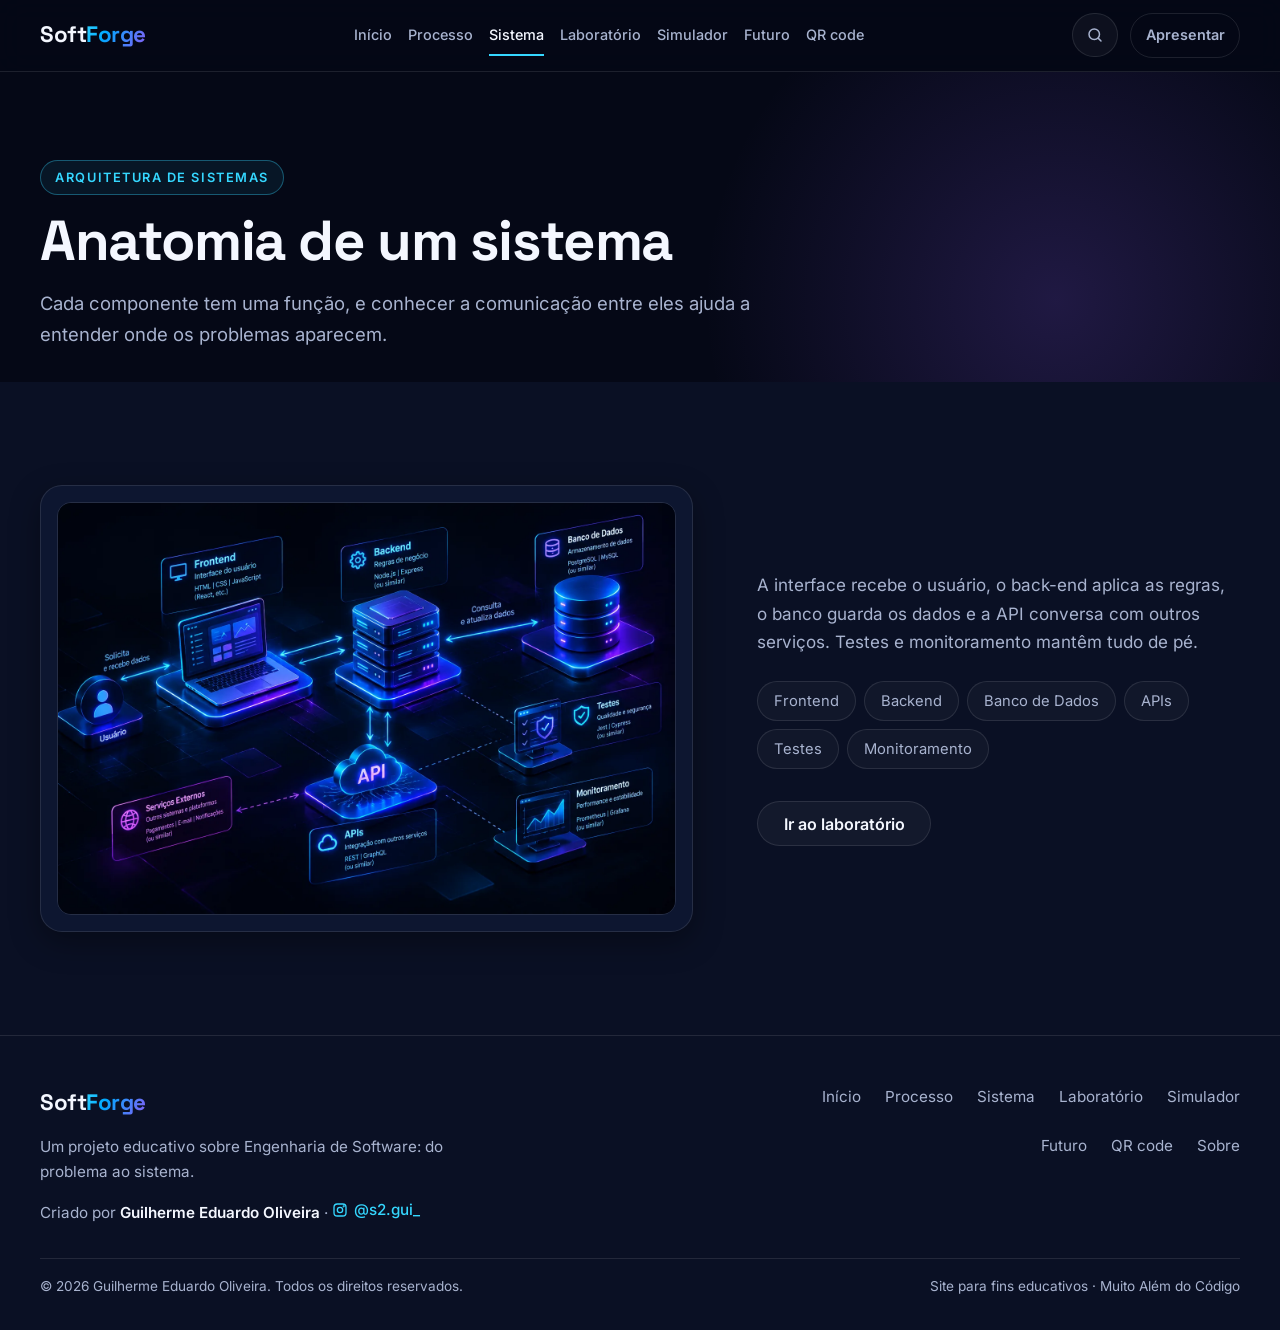
<file: pages/sistema.html>
<!DOCTYPE html>
<html lang="pt-BR">
<head>
<meta charset="utf-8">
<meta name="viewport" content="width=device-width, initial-scale=1, viewport-fit=cover">
<title>Anatomia de um sistema | SoftForge</title>
<meta name="description" content="Entenda como frontend, APIs, backend, banco de dados, testes e monitoramento trabalham juntos.">
<!-- SoftForge social metadata -->
<link rel="icon" type="image/svg+xml" href="../assets/favicon.svg">
<meta name="theme-color" content="#050816">
<meta property="og:type" content="website">
<meta property="og:site_name" content="SoftForge">
<meta property="og:locale" content="pt_BR">
<meta property="og:title" content="Anatomia de um sistema | SoftForge">
<meta property="og:description" content="Entenda como frontend, APIs, backend, banco de dados, testes e monitoramento trabalham juntos.">
<!-- Troque SEU-DOMINIO pelo domínio HTTPS real após publicar o site. -->
<meta property="og:image" content="https://SEU-DOMINIO/assets/images/hero-software.webp">
<meta property="og:image:alt" content="Ilustração tecnológica do projeto SoftForge">
<meta name="twitter:card" content="summary_large_image">
<meta name="twitter:title" content="Anatomia de um sistema | SoftForge">
<meta name="twitter:description" content="Entenda como frontend, APIs, backend, banco de dados, testes e monitoramento trabalham juntos.">
<meta name="twitter:image" content="https://SEU-DOMINIO/assets/images/hero-software.webp">
<!-- /SoftForge social metadata -->


<link rel="stylesheet" href="../css/style.css"><link rel="stylesheet" href="../css/pages.css"><link rel="stylesheet" href="../css/responsive.css">
<noscript><style>
.site-header .nav { display:flex !important; position:static !important; visibility:visible !important; opacity:1 !important; transform:none !important; flex-wrap:wrap; height:auto; max-height:none; overflow:visible; }
.site-header__inner { height:auto; min-height:var(--header-h); flex-wrap:wrap; padding-block:.75rem; }
.site-header .nav__link { display:inline-flex; }
</style><div class="container" style="padding-block:.5rem;color:#a8b3cf;font-size:.9rem">JavaScript está desativado. O conteúdo e os links principais continuam disponíveis, mas os recursos interativos podem não funcionar.</div></noscript>
</head>
<body data-root="../" data-page="sistema">
<a class="skip-link" href="#conteudo">Pular para o conteúdo</a>
<div id="site-header">
<header class="site-header">
  <div class="container site-header__inner">
    <a class="brand" href="../index.html" aria-label="SoftForge, página inicial">Soft<span class="text-gradient">Forge</span></a>
    <nav class="nav" aria-label="Navegação principal"><a class="nav__link" href="../index.html">Início</a><a class="nav__link" href="processo.html">Processo</a><a class="nav__link" href="sistema.html">Sistema</a><a class="nav__link" href="laboratorio.html">Laboratório</a><a class="nav__link" href="simulador.html">Simulador</a><a class="nav__link" href="futuro.html">Futuro</a><a class="nav__link" href="qrcode.html">QR code</a><a class="nav__link" href="sobre.html">Sobre</a></nav>
  </div>
</header>
</div>
<main id="conteudo">
<section class="page-hero"><div class="container"><span class="eyebrow">Arquitetura de sistemas</span><h1>Anatomia de um sistema</h1><p>Cada componente tem uma função, e conhecer a comunicação entre eles ajuda a entender onde os problemas aparecem.</p></div></section>
<section class="section section--alt"><div class="container"><div class="split"><div class="media-card"><img src="../assets/images/software-architecture.webp" width="1536" height="1024" alt="Diagrama da arquitetura: usuário, frontend, backend, banco de dados, API, testes e monitoramento"></div><div><p>A interface recebe o usuário, o back-end aplica as regras, o banco guarda os dados e a API conversa com outros serviços. Testes e monitoramento mantêm tudo de pé.</p><ul class="tag-list"><li class="tag">Frontend</li><li class="tag">Backend</li><li class="tag">Banco de Dados</li><li class="tag">APIs</li><li class="tag">Testes</li><li class="tag">Monitoramento</li></ul><div class="section-cta"><a class="btn btn--secondary" href="laboratorio.html">Ir ao laboratório</a></div></div></div></div></section>
</main>
<div id="site-footer">
<footer class="site-footer">
  <div class="container">
    <div class="site-footer__grid">
      <div><a class="brand" href="../index.html">Soft<span class="text-gradient">Forge</span></a><p>Um projeto educativo sobre Engenharia de Software: do problema ao sistema.</p><p class="site-footer__credit">Criado por <strong>Guilherme Eduardo Oliveira</strong> · <a class="site-footer__ig" href="https://www.instagram.com/s2.gui_/" target="_blank" rel="noopener noreferrer" aria-label="Instagram de Guilherme Eduardo Oliveira (abre em nova aba)"><svg viewBox="0 0 24 24" width="16" height="16" fill="none" stroke="currentColor" stroke-width="2" stroke-linecap="round" stroke-linejoin="round" aria-hidden="true"><rect x="3" y="3" width="18" height="18" rx="5"/><circle cx="12" cy="12" r="4"/><circle cx="17.5" cy="6.5" r=".6" fill="currentColor"/></svg>@s2.gui_</a></p></div>
      <nav class="footer-links" aria-label="Navegação do rodapé"><a href="../index.html">Início</a><a href="processo.html">Processo</a><a href="sistema.html">Sistema</a><a href="laboratorio.html">Laboratório</a><a href="simulador.html">Simulador</a><a href="futuro.html">Futuro</a><a href="sobre.html">Sobre</a></nav>
    </div>
    <div class="site-footer__copy"><span>© 2026 Guilherme Eduardo Oliveira. Todos os direitos reservados.</span><span>Site para fins educativos · Muito Além do Código</span></div>
  </div>
</footer>
</div>
<script src="../js/main.js" defer></script>
</body></html>
</file>
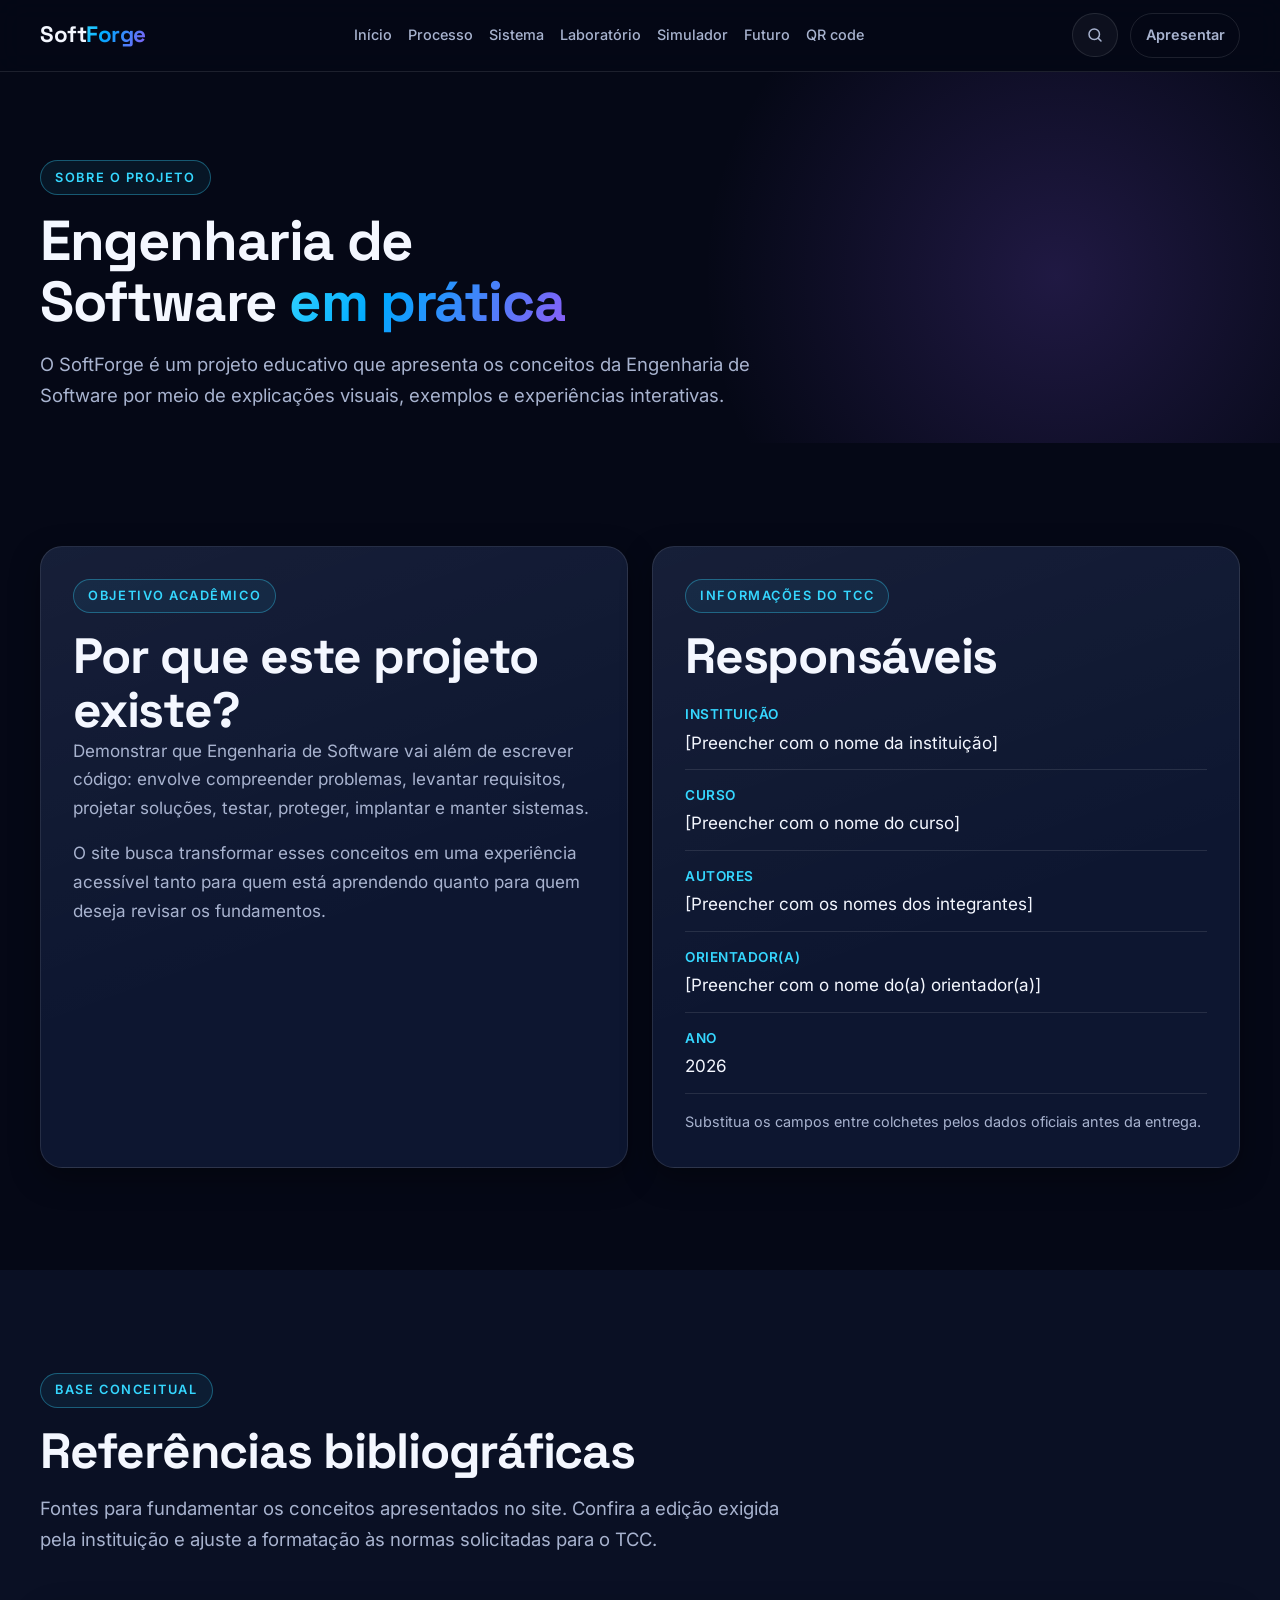
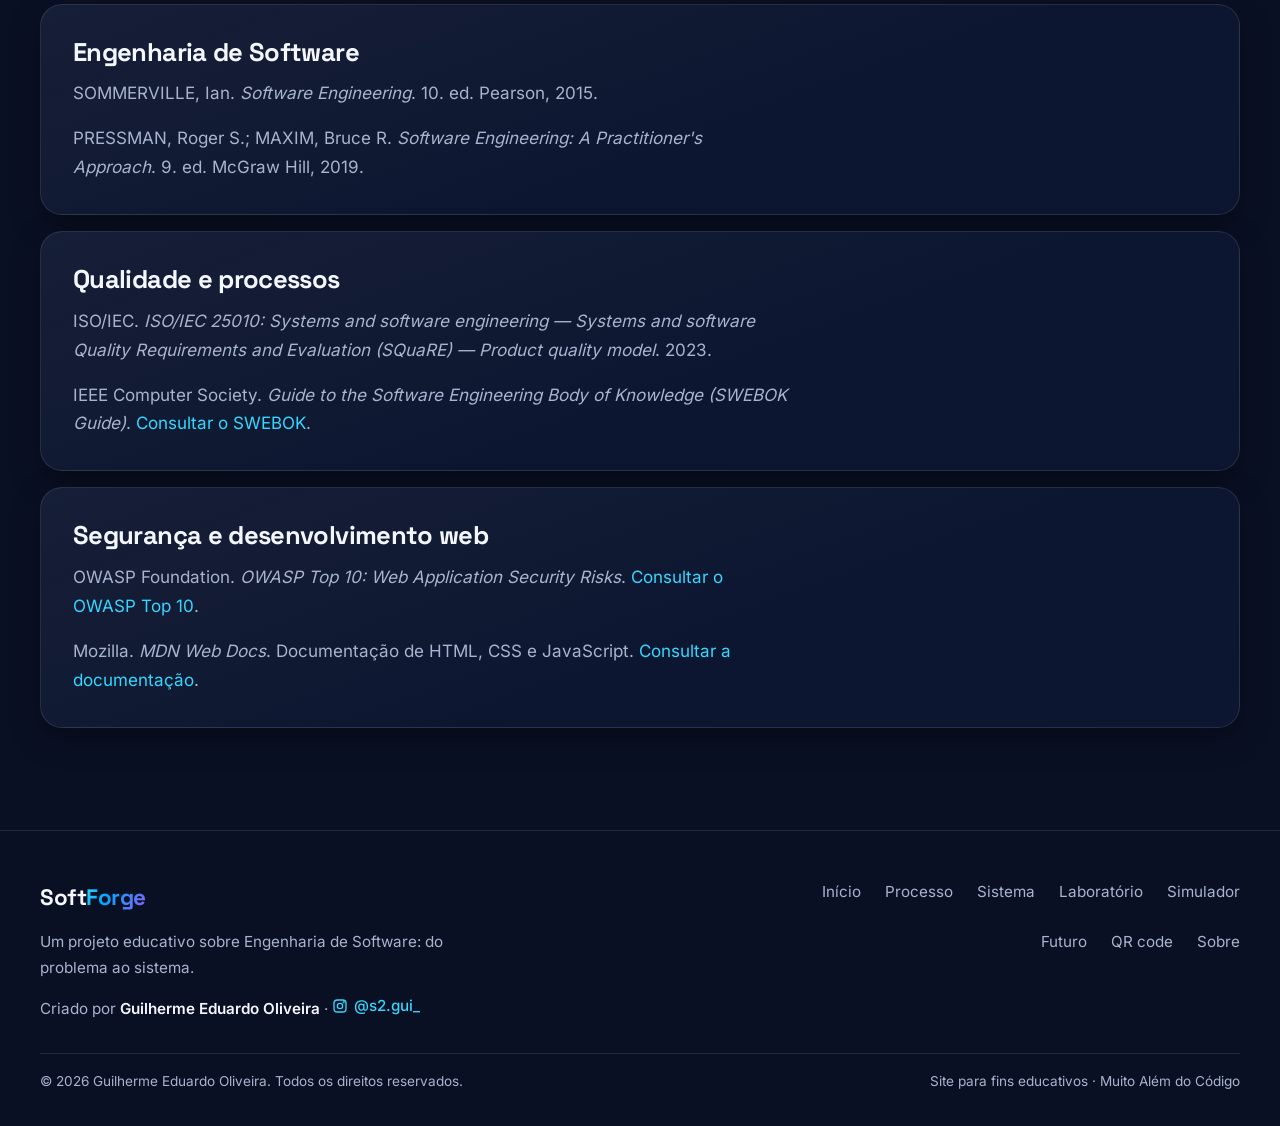
<file: pages/sobre.html>
<!DOCTYPE html>
<html lang="pt-BR">
<head>
<meta charset="utf-8">
<meta name="viewport" content="width=device-width, initial-scale=1, viewport-fit=cover">
<title>Sobre o projeto | SoftForge</title>
<meta name="description" content="Conheça o objetivo acadêmico, a proposta educativa, os responsáveis e as referências do projeto SoftForge.">
<!-- SoftForge social metadata -->
<link rel="icon" type="image/svg+xml" href="../assets/favicon.svg">
<meta name="theme-color" content="#050816">
<meta property="og:type" content="website">
<meta property="og:site_name" content="SoftForge">
<meta property="og:locale" content="pt_BR">
<meta property="og:title" content="Sobre o projeto | SoftForge">
<meta property="og:description" content="Objetivo acadêmico, proposta educativa e referências do projeto SoftForge.">
<!-- Troque SEU-DOMINIO pelo domínio HTTPS real após publicar o site. -->
<meta property="og:image" content="https://SEU-DOMINIO/assets/images/hero-software.webp">
<meta property="og:image:alt" content="Ilustração tecnológica do projeto SoftForge">
<meta name="twitter:card" content="summary_large_image">
<meta name="twitter:title" content="Sobre o projeto | SoftForge">
<meta name="twitter:description" content="Objetivo acadêmico, proposta educativa e referências do projeto SoftForge.">
<meta name="twitter:image" content="https://SEU-DOMINIO/assets/images/hero-software.webp">
<!-- /SoftForge social metadata -->


<link rel="stylesheet" href="../css/style.css"><link rel="stylesheet" href="../css/pages.css"><link rel="stylesheet" href="../css/responsive.css">
<noscript><style>
.site-header .nav { display:flex !important; position:static !important; visibility:visible !important; opacity:1 !important; transform:none !important; flex-wrap:wrap; height:auto; max-height:none; overflow:visible; }
.site-header__inner { height:auto; min-height:var(--header-h); flex-wrap:wrap; padding-block:.75rem; }
.site-header .nav__link { display:inline-flex; }
</style><div class="container" style="padding-block:.5rem;color:#a8b3cf;font-size:.9rem">JavaScript está desativado. O conteúdo e os links principais continuam disponíveis, mas os recursos interativos podem não funcionar.</div></noscript>
</head>
<body data-root="../" data-page="sobre">
<a class="skip-link" href="#conteudo">Pular para o conteúdo</a>
<div id="site-header">
<header class="site-header"><div class="container site-header__inner">
<a class="brand" href="../index.html" aria-label="SoftForge, página inicial">Soft<span class="text-gradient">Forge</span></a>
<nav class="nav" aria-label="Navegação principal">
<a class="nav__link" href="../index.html">Início</a><a class="nav__link" href="processo.html">Processo</a><a class="nav__link" href="sistema.html">Sistema</a><a class="nav__link" href="laboratorio.html">Laboratório</a><a class="nav__link" href="simulador.html">Simulador</a><a class="nav__link" href="futuro.html">Futuro</a><a class="nav__link" href="qrcode.html">QR code</a><a class="nav__link" aria-current="page" href="sobre.html">Sobre</a>
</nav></div></header></div>
<main id="conteudo">
<section class="page-hero"><div class="container"><span class="eyebrow">Sobre o projeto</span><h1>Engenharia de Software <span class="text-gradient">em prática</span></h1><p>O SoftForge é um projeto educativo que apresenta os conceitos da Engenharia de Software por meio de explicações visuais, exemplos e experiências interativas.</p></div></section>
<section class="section"><div class="container grid grid--2">
<article class="card card--static"><span class="eyebrow">Objetivo acadêmico</span><h2>Por que este projeto existe?</h2><p>Demonstrar que Engenharia de Software vai além de escrever código: envolve compreender problemas, levantar requisitos, projetar soluções, testar, proteger, implantar e manter sistemas.</p><p>O site busca transformar esses conceitos em uma experiência acessível tanto para quem está aprendendo quanto para quem deseja revisar os fundamentos.</p></article>
<article class="card card--static"><span class="eyebrow">Informações do TCC</span><h2>Responsáveis</h2><dl class="about-details">
<div><dt>Instituição</dt><dd>[Preencher com o nome da instituição]</dd></div>
<div><dt>Curso</dt><dd>[Preencher com o nome do curso]</dd></div>
<div><dt>Autores</dt><dd>[Preencher com os nomes dos integrantes]</dd></div>
<div><dt>Orientador(a)</dt><dd>[Preencher com o nome do(a) orientador(a)]</dd></div>
<div><dt>Ano</dt><dd>2026</dd></div>
</dl><p class="about-note">Substitua os campos entre colchetes pelos dados oficiais antes da entrega.</p></article>
</div></section>
<section class="section section--alt"><div class="container"><div class="section__header"><span class="eyebrow">Base conceitual</span><h2>Referências bibliográficas</h2><p>Fontes para fundamentar os conceitos apresentados no site. Confira a edição exigida pela instituição e ajuste a formatação às normas solicitadas para o TCC.</p></div>
<div class="stack">
<article class="card card--static"><h3>Engenharia de Software</h3><p>SOMMERVILLE, Ian. <em>Software Engineering</em>. 10. ed. Pearson, 2015.</p><p>PRESSMAN, Roger S.; MAXIM, Bruce R. <em>Software Engineering: A Practitioner's Approach</em>. 9. ed. McGraw Hill, 2019.</p></article>
<article class="card card--static"><h3>Qualidade e processos</h3><p>ISO/IEC. <em>ISO/IEC 25010: Systems and software engineering — Systems and software Quality Requirements and Evaluation (SQuaRE) — Product quality model</em>. 2023.</p><p>IEEE Computer Society. <em>Guide to the Software Engineering Body of Knowledge (SWEBOK Guide)</em>. <a href="https://www.computer.org/education/bodies-of-knowledge/software-engineering" target="_blank" rel="noopener noreferrer">Consultar o SWEBOK</a>.</p></article>
<article class="card card--static"><h3>Segurança e desenvolvimento web</h3><p>OWASP Foundation. <em>OWASP Top 10: Web Application Security Risks</em>. <a href="https://owasp.org/www-project-top-ten/" target="_blank" rel="noopener noreferrer">Consultar o OWASP Top 10</a>.</p><p>Mozilla. <em>MDN Web Docs</em>. Documentação de HTML, CSS e JavaScript. <a href="https://developer.mozilla.org/pt-BR/" target="_blank" rel="noopener noreferrer">Consultar a documentação</a>.</p></article>
</div></div></section>
</main>
<div id="site-footer">
<footer class="site-footer"><div class="container"><div class="site-footer__grid"><div><a class="brand" href="../index.html">Soft<span class="text-gradient">Forge</span></a><p>Um projeto educativo sobre Engenharia de Software: do problema ao sistema.</p><p class="site-footer__credit">Criado por <strong>Guilherme Eduardo Oliveira</strong> · <a class="site-footer__ig" href="https://www.instagram.com/s2.gui_/" target="_blank" rel="noopener noreferrer" aria-label="Instagram de Guilherme Eduardo Oliveira (abre em nova aba)"><svg viewBox="0 0 24 24" width="16" height="16" fill="none" stroke="currentColor" stroke-width="2" stroke-linecap="round" stroke-linejoin="round" aria-hidden="true"><rect x="3" y="3" width="18" height="18" rx="5"/><circle cx="12" cy="12" r="4"/><circle cx="17.5" cy="6.5" r=".6" fill="currentColor"/></svg>@s2.gui_</a></p></div><nav class="footer-links" aria-label="Navegação do rodapé"><a href="../index.html">Início</a><a href="processo.html">Processo</a><a href="sistema.html">Sistema</a><a href="laboratorio.html">Laboratório</a><a href="simulador.html">Simulador</a><a href="futuro.html">Futuro</a><a href="sobre.html">Sobre</a></nav></div><div class="site-footer__copy"><span>© 2026 Guilherme Eduardo Oliveira. Todos os direitos reservados.</span><span>Site para fins educativos · Muito Além do Código</span></div></div></footer></div>
<script src="../js/main.js" defer></script>
</body></html>
</file>
<file: css/style.css>
/* Fontes locais: Inter licenciada sob SIL Open Font License; ver assets/fonts/LICENSE-Inter.txt */
@font-face { font-family: "Space Grotesk"; src: url("../assets/fonts/space-grotesk-latin-500-normal.woff2") format("woff2"); font-style: normal; font-weight: 500; font-display: swap; }
@font-face { font-family: "Space Grotesk"; src: url("../assets/fonts/space-grotesk-latin-700-normal.woff2") format("woff2"); font-style: normal; font-weight: 700; font-display: swap; }
@font-face { font-family: "Inter"; src: url("../assets/fonts/inter-latin-400-normal.woff2") format("woff2"); font-style: normal; font-weight: 400; font-display: swap; }
@font-face { font-family: "Inter"; src: url("../assets/fonts/inter-latin-500-normal.woff2") format("woff2"); font-style: normal; font-weight: 500; font-display: swap; }
@font-face { font-family: "Inter"; src: url("../assets/fonts/inter-latin-600-normal.woff2") format("woff2"); font-style: normal; font-weight: 600; font-display: swap; }
@font-face { font-family: "Inter"; src: url("../assets/fonts/inter-latin-700-normal.woff2") format("woff2"); font-style: normal; font-weight: 700; font-display: swap; }

/* ==========================================================================
   SoftForge — "Muito Além do Código"
   css/style.css: variáveis, reset, tipografia, botões, cartões e utilitários.
   Imagens ficam em ../assets/images/ (caminho relativo a este arquivo).
   ========================================================================== */

/* 1. VARIÁVEIS ------------------------------------------------------------ */
:root {
  /* Cores */
  --bg: #050816;
  --bg-2: #0a1024;
  --surface: #0d1630;
  --blue: #00a8ff;
  --cyan: #35d7ff;
  --purple: #8b5cf6;
  --magenta: #c026d3;
  --text: #f4f7ff;
  --text-2: #a8b3cf;
  --border: rgba(255, 255, 255, 0.1);
  --border-strong: rgba(53, 215, 255, 0.35);

  /* Gradientes */
  --grad-accent: linear-gradient(120deg, var(--cyan) 0%, var(--blue) 35%, var(--purple) 100%);
  --grad-hot: linear-gradient(120deg, var(--purple) 0%, var(--magenta) 100%);
  --grad-card: linear-gradient(160deg, rgba(255, 255, 255, 0.04), rgba(255, 255, 255, 0) 60%);

  /* Fontes */
  --font-title: "Space Grotesk", "Inter", system-ui, sans-serif;
  --font-body: "Inter", system-ui, -apple-system, "Segoe UI", sans-serif;

  /* Raios */
  --radius-sm: 8px;
  --radius: 14px;
  --radius-lg: 22px;
  --radius-pill: 999px;

  /* Sombras */
  --shadow-card: 0 10px 30px rgba(0, 0, 0, 0.35);
  --shadow-lift: 0 18px 44px rgba(0, 0, 0, 0.5);
  --glow-blue: 0 0 0 1px rgba(0, 168, 255, 0.45), 0 0 24px rgba(0, 168, 255, 0.35);
  --glow-purple: 0 0 24px rgba(139, 92, 246, 0.35);

  /* Espaçamentos */
  --space-1: 0.25rem;
  --space-2: 0.5rem;
  --space-3: 0.75rem;
  --space-4: 1rem;
  --space-5: 1.5rem;
  --space-6: 2rem;
  --space-7: 3rem;
  --space-8: 4.5rem;
  --space-9: 7rem;

  /* Layout e movimento */
  --container: 1280px;
  --gutter: clamp(1.25rem, 4vw, 2.5rem);
  --header-h: 72px;
  --section-y: clamp(4rem, 8vw, 6.5rem);
  --measure: 760px;
  --ease: cubic-bezier(0.22, 0.8, 0.3, 1);
  --t-fast: 0.18s var(--ease);
  --t: 0.3s var(--ease);
}

/* 2. RESET ---------------------------------------------------------------- */
*, *::before, *::after { box-sizing: border-box; }
* { margin: 0; }
html {
  -webkit-text-size-adjust: 100%;
  scroll-behavior: smooth;
  scroll-padding-top: calc(var(--header-h) + var(--space-4));
}
img, svg, video { display: block; max-width: 100%; height: auto; }
button, input, textarea, select { font: inherit; color: inherit; }
button { cursor: pointer; background: none; border: 0; }
ul, ol { padding: 0; list-style: none; }

/* 3. BASE E TIPOGRAFIA ---------------------------------------------------- */
body {
  min-height: 100vh;
  background: var(--bg);
  color: var(--text);
  font-family: var(--font-body);
  font-size: 1.0625rem;
  line-height: 1.7;
  -webkit-font-smoothing: antialiased;
  text-rendering: optimizeLegibility;
}

h1, h2, h3, h4 {
  font-family: var(--font-title);
  font-weight: 700;
  line-height: 1.08;
  letter-spacing: -0.025em;
  color: var(--text);
}
h1 { font-size: clamp(2.6rem, 6.2vw, 5rem); }
h2 { font-size: clamp(2rem, 4vw, 3.1rem); }
h3 { font-size: clamp(1.25rem, 2vw, 1.6rem); line-height: 1.2; }
h4 { font-size: 1.05rem; line-height: 1.3; }

p { color: var(--text-2); max-width: 65ch; }
p + p { margin-top: var(--space-4); }
strong { color: var(--text); font-weight: 600; }

a {
  color: var(--cyan);
  text-decoration: none;
  transition: color var(--t-fast);
}
a:hover { color: var(--text); }

::selection { background: rgba(0, 168, 255, 0.35); color: var(--text); }

/* 4. LAYOUT --------------------------------------------------------------- */
.container {
  width: 100%;
  max-width: var(--container);
  margin-inline: auto;
  padding-inline: var(--gutter);
}
.section { padding-block: var(--section-y); position: relative; }
.section--alt { background: var(--bg-2); }
.section__header { max-width: var(--measure); margin-bottom: var(--space-7); }
.section__header p { margin-top: var(--space-4); font-size: 1.15rem; }
.stack > * + * { margin-top: var(--space-4); }
.grid { display: grid; gap: var(--space-5); }
.grid--2 { grid-template-columns: repeat(2, minmax(0, 1fr)); }
.grid--3 { grid-template-columns: repeat(3, minmax(0, 1fr)); }

/* 5. BOTÕES --------------------------------------------------------------- */
.btn {
  display: inline-flex;
  align-items: center;
  justify-content: center;
  gap: var(--space-2);
  padding: 0.85rem 1.6rem;
  border-radius: var(--radius-pill);
  border: 1px solid transparent;
  font-family: var(--font-body);
  font-weight: 600;
  font-size: 1rem;
  line-height: 1;
  text-decoration: none;
  white-space: nowrap;
  transition: transform var(--t-fast), box-shadow var(--t), background var(--t), border-color var(--t), color var(--t);
}
.btn:hover { transform: translateY(-2px); }
.btn:active { transform: translateY(0); }

.btn--primary {
  background: var(--grad-accent);
  color: #03111f;
  box-shadow: 0 6px 22px rgba(0, 168, 255, 0.28);
}
.btn--primary:hover { color: #03111f; box-shadow: var(--glow-blue); }

.btn--secondary {
  background: rgba(255, 255, 255, 0.04);
  color: var(--text);
  border-color: var(--border);
}
.btn--secondary:hover {
  color: var(--text);
  border-color: var(--border-strong);
  background: rgba(53, 215, 255, 0.08);
}
.btn--lg { padding: 1.05rem 2rem; font-size: 1.05rem; }
.btn-group { display: flex; flex-wrap: wrap; gap: var(--space-3); }

/* 6. CARTÕES -------------------------------------------------------------- */
.card {
  position: relative;
  background: var(--grad-card), var(--surface);
  border: 1px solid var(--border);
  border-radius: var(--radius-lg);
  padding: var(--space-6);
  box-shadow: var(--shadow-card);
  transition: transform var(--t), border-color var(--t), box-shadow var(--t);
}
.card:hover {
  transform: translateY(-4px);
  border-color: var(--border-strong);
  box-shadow: var(--shadow-lift);
}
.card--static:hover { transform: none; border-color: var(--border); box-shadow: var(--shadow-card); }
.card--glow:hover { box-shadow: var(--shadow-lift), var(--glow-purple); }
.card h3 { margin-bottom: var(--space-3); }

/* 7. MÍDIA (imagens do projeto) ------------------------------------------ */
/* Imagem sobre cartão escuro, cantos arredondados e borda discreta (Arquitetura) */
.media-card {
  background: var(--surface);
  border: 1px solid var(--border);
  border-radius: var(--radius-lg);
  padding: clamp(0.5rem, 1.5vw, 1rem);
  box-shadow: var(--shadow-card);
}
.media-card img { width: 100%; height: auto; border-radius: var(--radius); border: 1px solid var(--border); }

/* Imagem com sobreposição escura suave (Inteligência Artificial) */
.media-overlay { position: relative; border-radius: var(--radius-lg); overflow: hidden; border: 1px solid var(--border); }
.media-overlay img { width: 100%; height: auto; }
.media-overlay::after {
  content: "";
  position: absolute;
  inset: 0;
  pointer-events: none;
  background: linear-gradient(180deg, rgba(5, 8, 22, 0.1) 0%, rgba(5, 8, 22, 0.55) 100%);
}

/* 8. GRADIENTES, FUNDOS E UTILITÁRIOS ------------------------------------ */
.text-gradient {
  background: var(--grad-accent);
  -webkit-background-clip: text;
  background-clip: text;
  -webkit-text-fill-color: transparent;
  color: transparent;
}
.text-gradient--hot { background-image: var(--grad-hot); }
.text-muted { color: var(--text-2); }
.text-center { text-align: center; }

.bg-main { background: var(--bg); }
.bg-secondary { background: var(--bg-2); }
.bg-surface { background: var(--surface); }

/* Fundo decorativo: use só em seções especiais, não em todas */
.bg-ambient {
  background-image:
    linear-gradient(180deg, rgba(5, 8, 22, 0.82) 0%, rgba(5, 8, 22, 0.6) 50%, rgba(5, 8, 22, 0.9) 100%),
    url("../assets/images/ambient-background.webp");
  background-size: cover;
  background-position: center;
  background-repeat: no-repeat;
}

.eyebrow {
  display: inline-block;
  margin-bottom: var(--space-4);
  padding: 0.35rem 0.9rem;
  border: 1px solid var(--border-strong);
  border-radius: var(--radius-pill);
  background: rgba(53, 215, 255, 0.07);
  color: var(--cyan);
  font-size: 0.8rem;
  font-weight: 600;
  letter-spacing: 0.12em;
  text-transform: uppercase;
}

.divider { height: 1px; border: 0; background: linear-gradient(90deg, transparent, var(--border), transparent); }

.sr-only {
  position: absolute; width: 1px; height: 1px; padding: 0; margin: -1px;
  overflow: hidden; clip: rect(0, 0, 0, 0); white-space: nowrap; border: 0;
}

/* 9. ACESSIBILIDADE ------------------------------------------------------- */
:focus { outline: none; }
:focus-visible {
  outline: 2px solid var(--cyan);
  outline-offset: 3px;
  border-radius: var(--radius-sm);
}
.skip-link {
  position: absolute; left: var(--space-4); top: -100px; z-index: 200;
  padding: 0.7rem 1.1rem; background: var(--cyan); color: #03111f;
  font-weight: 600; border-radius: var(--radius-sm);
}
.skip-link:focus { top: var(--space-4); color: #03111f; }

/* 10. MOVIMENTO REDUZIDO -------------------------------------------------- */
@media (prefers-reduced-motion: reduce) {
  html { scroll-behavior: auto; }
  *, *::before, *::after {
    animation-duration: 0.01ms !important;
    animation-iteration-count: 1 !important;
    transition-duration: 0.01ms !important;
  }
  .btn:hover, .card:hover { transform: none; }
}
</file>
<file: css/pages.css>
/* SoftForge — css/pages.css: cabeçalho, Hero, seções e rodapé */
:root { color-scheme: dark; }
html, body { overflow-x: clip; }
body { padding-bottom: env(safe-area-inset-bottom, 0px); }

/* Cabeçalho */
.site-header { position: sticky; top: env(safe-area-inset-top, 0px); z-index: 100; height: var(--header-h);
  background: rgba(5, 8, 22, .78); -webkit-backdrop-filter: blur(14px); backdrop-filter: blur(14px); border-bottom: 1px solid var(--border); }
.site-header__inner { height: 100%; display: flex; align-items: center; justify-content: space-between; gap: var(--space-5); }
.brand { font-family: var(--font-title); font-weight: 700; font-size: 1.4rem; letter-spacing: -.02em; color: var(--text); }
.brand:hover { color: var(--text); }
.nav { display: flex; align-items: center; gap: var(--space-5); }
.nav__link { color: var(--text-2); font-size: .95rem; font-weight: 500; padding-block: var(--space-2); }
.nav__link:hover, .nav__link[aria-current="page"] { color: var(--text); }
.nav .btn { padding: .65rem 1.3rem; font-size: .95rem; }

/* Hero */
.hero { position: relative; overflow: hidden; display: flex; align-items: center;
  min-height: min(calc(100svh - var(--header-h)), 820px); padding-block: clamp(2.5rem, 6vw, 5rem); }
.hero::before { content: ""; position: absolute; right: -8%; top: 50%; width: 62%; aspect-ratio: 1; transform: translateY(-50%);
  background: radial-gradient(closest-side, rgba(139, 92, 246, .24), rgba(0, 168, 255, .08) 60%, transparent); pointer-events: none; }
.hero__grid { position: relative; display: grid; grid-template-columns: minmax(0, .92fr) minmax(0, 1.08fr); align-items: center; gap: clamp(2rem, 4vw, 4rem); }
.hero__content > * + * { margin-top: var(--space-5); }
.hero h1 { font-size: clamp(2.5rem, 4.8vw, 4.4rem); text-wrap: balance; }
.hero__lead { font-size: 1.2rem; max-width: 52ch; }
.hero__media { align-self: center; }
.hero__image { width: 100%; height: auto; object-fit: contain; border-radius: var(--radius-lg); border: 1px solid var(--border); box-shadow: var(--shadow-lift), var(--glow-purple); }
.stats { display: flex; flex-wrap: wrap; gap: var(--space-6); }
.stats b { display: block; font: 700 1.9rem/1.1 var(--font-title); color: var(--text); }
.stats small { color: var(--text-2); font-size: .9rem; }

/* Anatomia */
.split { display: grid; grid-template-columns: 1.15fr .85fr; gap: clamp(2rem, 5vw, 4.5rem); align-items: center; }
.tag-list { display: flex; flex-wrap: wrap; gap: var(--space-2); margin-top: var(--space-5); }
.tag { padding: .4rem 1rem; border: 1px solid var(--border); border-radius: var(--radius-pill); background: rgba(255,255,255,.03); color: var(--text-2); font-size: .92rem; }

/* IA */
.media-overlay { max-width: 1040px; margin-inline: auto; }
.cards-ai { margin-top: var(--space-6); }
.cards-ai .card { display: flex; flex-direction: column; padding: var(--space-6); }
.cards-ai .card h3 { font-size: 1.3rem; margin-bottom: var(--space-3); }
.cards-ai .card p { font-size: 1rem; }

/* Final */
.final { padding-block: clamp(4rem, 8vw, 6rem); }
.final h2 { max-width: 20ch; margin-inline: auto; text-wrap: balance; }
.final p { margin: var(--space-4) auto var(--space-6); }
.final .btn-group { justify-content: center; }

/* Rodapé */
.site-footer { padding-block: var(--space-7) var(--space-6); border-top: 1px solid var(--border); background: var(--bg-2); }
.site-footer__grid { display: grid; grid-template-columns: 1.5fr 1fr; gap: var(--space-6); align-items: start; }
.site-footer p { font-size: .95rem; margin-top: var(--space-3); max-width: 46ch; }
.footer-links { display: flex; flex-wrap: wrap; gap: var(--space-5); justify-content: flex-end; }
.footer-links a { color: var(--text-2); font-size: .95rem; }
.footer-links a:hover { color: var(--text); }
.site-footer__copy { margin-top: var(--space-6); padding-top: var(--space-4); border-top: 1px solid var(--border); font-size: .85rem; color: var(--text-2); }

/* Menu e navegação entre páginas */
.nav-toggle { display: none; width: 46px; height: 46px; flex-direction: column; align-items: center; justify-content: center; gap: 5px;
  border: 1px solid var(--border); border-radius: var(--radius-sm); background: rgba(255,255,255,.04); }
.nav-toggle span { width: 20px; height: 2px; border-radius: 2px; background: var(--text); transition: transform var(--t-fast), opacity var(--t-fast); }
.nav-toggle[aria-expanded="true"] span:nth-child(1) { transform: translateY(7px) rotate(45deg); }
.nav-toggle[aria-expanded="true"] span:nth-child(2) { opacity: 0; }
.nav-toggle[aria-expanded="true"] span:nth-child(3) { transform: translateY(-7px) rotate(-45deg); }
.nav__link[aria-current="page"] { color: var(--text); box-shadow: inset 0 -2px 0 var(--cyan); }
.section-cta { margin-top: var(--space-6); }

/* Páginas internas */
.page-hero { padding-block: clamp(3rem, 7vw, 5.5rem) var(--space-6); position: relative; overflow: hidden; }
.page-hero::before { content: ""; position: absolute; right: -10%; top: -40%; width: 55%; aspect-ratio: 1; pointer-events: none;
  background: radial-gradient(closest-side, rgba(139,92,246,.2), transparent); }
.page-hero .container { position: relative; }
.page-hero h1 { font-size: clamp(2.2rem, 4.4vw, 3.6rem); text-wrap: balance; max-width: 22ch; }
.page-hero p { margin-top: var(--space-4); font-size: 1.15rem; max-width: var(--measure); }
.steps { counter-reset: s; display: grid; grid-template-columns: repeat(auto-fit, minmax(260px, 1fr)); gap: var(--space-5); }
.steps .card::before { counter-increment: s; content: counter(s, decimal-leading-zero); display: block; margin-bottom: var(--space-3);
  font: 700 .9rem var(--font-title); letter-spacing: .1em; color: var(--cyan); }
.notice { max-width: var(--measure); border-style: dashed; border-color: var(--border-strong); }
.notice h2 { font-size: 1.5rem; margin-bottom: var(--space-3); }

/* Cabeçalho interativo e busca */
.header-tools { display: flex; align-items: center; gap: var(--space-3); }
.search-btn { display: inline-flex; align-items: center; gap: .5rem; min-height: 44px; padding: 0 1rem; border: 1px solid var(--border); border-radius: var(--radius-pill);
  background: rgba(255,255,255,.04); color: var(--text-2); font-size: .92rem; transition: border-color var(--t), color var(--t); }
.search-btn:hover { border-color: var(--border-strong); color: var(--text); }
.scroll-progress { position: absolute; left: 0; bottom: -1px; width: 100%; height: 2px; background: var(--grad-accent); transform: scaleX(0); transform-origin: left; }
.site-header { transition: background var(--t), box-shadow var(--t); }
.site-header.is-scrolled { background: rgba(5,8,22,.94); box-shadow: 0 8px 24px rgba(0,0,0,.35); }
dialog.search { width: min(640px, calc(100% - 2rem)); margin: 12vh auto auto; padding: 0; color: var(--text); background: var(--surface);
  border: 1px solid var(--border-strong); border-radius: var(--radius-lg); box-shadow: var(--shadow-lift), var(--glow-purple); }
dialog.search::backdrop { background: rgba(5,8,22,.72); -webkit-backdrop-filter: blur(4px); backdrop-filter: blur(4px); }
.search__bar { display: flex; gap: var(--space-3); align-items: center; padding: var(--space-4); border-bottom: 1px solid var(--border); }
.search__bar input { flex: 1; min-width: 0; border: 0; outline: 0; background: transparent; color: var(--text); font-size: 1.1rem; }
.search__close { padding: .35rem .7rem; border: 1px solid var(--border); border-radius: var(--radius-sm); color: var(--text-2); font-size: .8rem; }
.search__list { max-height: 50vh; overflow: auto; padding: var(--space-2); }
.search__list a { display: flex; flex-direction: column; padding: .75rem 1rem; border-radius: var(--radius-sm); color: var(--text); }
.search__list a small { color: var(--text-2); }
.search__list a:hover, .search__list a:focus-visible { background: rgba(53,215,255,.1); }
.search__empty { padding: 1rem; color: var(--text-2); }

/* Laboratório */
.lab { display: grid; grid-template-columns: 1.5fr 1fr; gap: var(--space-5); align-items: start; }
.lab__stage { padding: var(--space-4); }
.lab svg { width: 100%; height: auto; }
.n { cursor: pointer; }
.n rect { fill: var(--surface); stroke: rgba(255,255,255,.2); stroke-width: 1.5; transition: stroke .25s, fill .25s, filter .25s; }
.n text { fill: var(--text); font: 600 13.5px var(--font-body); text-anchor: middle; pointer-events: none; }
.n .s { fill: var(--text-2); font-weight: 400; font-size: 12px; }
.n:hover rect { stroke: var(--cyan); }
.n.is-sel rect { stroke: var(--cyan); filter: drop-shadow(0 0 8px rgba(53,215,255,.5)); }
.n.is-active rect { fill: #10305a; stroke: var(--blue); }
.n.is-ok rect { stroke: #34d399; } .n.is-warn rect { stroke: #fbbf24; } .n.is-err rect { stroke: #f87171; fill: #3a1220; }
.n:focus-visible { outline: none; } .n:focus-visible rect { stroke: #fff; stroke-width: 3; }
.e { stroke: rgba(53,215,255,.45); stroke-width: 2; fill: none; } .e.d { stroke-dasharray: 6 6; }
.dg { transition: transform .6s var(--ease), opacity .25s; } .dot { fill: var(--cyan); filter: drop-shadow(0 0 6px var(--cyan)); }
.chips { display: flex; flex-wrap: wrap; gap: var(--space-2); margin: var(--space-4) 0; }
.chip { min-height: 44px; padding: 0 1rem; border: 1px solid var(--border); border-radius: var(--radius-pill); background: rgba(255,255,255,.03); color: var(--text-2); font-size: .92rem; }
.chip[aria-pressed="true"] { border-color: var(--cyan); color: var(--text); background: rgba(53,215,255,.12); }
.sim { display: flex; flex-wrap: wrap; gap: var(--space-3); align-items: end; }
.sim label { display: flex; flex-direction: column; gap: .35rem; font-size: .9rem; color: var(--text-2); }
.sim select { min-height: 48px; padding: 0 .9rem; color: var(--text); background: var(--bg-2); border: 1px solid var(--border); border-radius: var(--radius-sm); }
.sim .btn:disabled, .stg .btn:disabled { opacity: .5; cursor: not-allowed; transform: none; }
.log { min-height: 2rem; margin: var(--space-4) 0 0; padding: 0; list-style: none; font-size: .95rem; }
.log li { margin-bottom: .35rem; padding: .45rem .8rem; border-left: 3px solid var(--blue); background: rgba(255,255,255,.04); color: var(--text); }
.log li.ok { border-color: #34d399; } .log li.warn { border-color: #fbbf24; } .log li.err { border-color: #f87171; }
.result { margin-top: var(--space-3); padding: var(--space-4); border: 1px solid; border-radius: var(--radius); font-weight: 600; }
.result.ok { color: #6ee7b7; border-color: #34d399; } .result.err { color: #fca5a5; border-color: #f87171; } .result.warn { color: #fcd34d; border-color: #fbbf24; }
.lab__note { margin-top: var(--space-3); font-size: .9rem; }
.lab__panel h4, .stg__panel h4 { margin: var(--space-4) 0 var(--space-2); font-size: .8rem; letter-spacing: .12em; text-transform: uppercase; color: var(--cyan); }
.lab__panel ul, .stg__panel ul { padding-left: 1.1rem; list-style: disc; color: var(--text-2); }

/* Explorador de etapas */
.stg { display: grid; grid-template-columns: 290px 1fr; gap: var(--space-5); align-items: start; }
.stg__tabs { display: flex; flex-direction: column; gap: var(--space-2); }
.stg__tab { display: flex; align-items: center; gap: .8rem; min-height: 50px; padding: 0 1rem; text-align: left; border: 1px solid var(--border); border-radius: var(--radius); background: rgba(255,255,255,.03); color: var(--text-2); transition: border-color var(--t), background var(--t), color var(--t); }
.stg__tab b { font: 700 .85rem var(--font-title); color: var(--cyan); }
.stg__tab:hover { border-color: var(--border-strong); color: var(--text); }
.stg__tab[aria-selected="true"] { border-color: var(--cyan); color: var(--text); background: rgba(53,215,255,.1); }
.stg__panel h2 { margin-bottom: var(--space-3); font-size: clamp(1.7rem, 3vw, 2.3rem); }
.mist { padding-left: var(--space-4); border-left: 3px solid #f87171; }
.stg__nav { display: flex; gap: var(--space-3); margin-top: var(--space-5); }
.versus .card h3 { margin-bottom: var(--space-3); } .versus ol { padding-left: 1.4rem; list-style: decimal; color: var(--text-2); }

/* Página QR code: só o QR */
.qr { display: grid; justify-items: center; }
.qr__box { width: min(460px, 86vw); padding: var(--space-3); background: #fff; border-radius: var(--radius); }
.qr canvas { display: block; width: 100%; height: auto; image-rendering: pixelated; }
@media print { .site-header, .site-footer, .skip-link { display: none !important; } body { background: #fff; } }

/* Página Sobre */
.about-details { display: grid; gap: .85rem; margin-top: 1.25rem; }
.about-details > div { padding-bottom: .75rem; border-bottom: 1px solid var(--border); }
.about-details dt { color: var(--cyan); font-size: .85rem; font-weight: 600; letter-spacing: .04em; text-transform: uppercase; }
.about-details dd { color: var(--text); margin-top: .15rem; overflow-wrap: anywhere; }
.about-note { margin-top: 1rem; font-size: .9rem; }


/* Simulador de decisões */
.sim-intro { margin-bottom: var(--space-5); }
.sim-intro h2 { margin-block: .6rem; }
.sim-form { display: grid; grid-template-columns: repeat(2, minmax(0, 1fr)); gap: var(--space-5); margin-top: var(--space-5); }
.sim-choice { min-width: 0; display: flex; flex-direction: column; gap: .75rem; }
.sim-choice legend { padding-inline: .25rem; color: var(--cyan); font-family: var(--font-title); font-size: 1.3rem; font-weight: 700; }
.sim-choice > p { margin-bottom: .35rem; }
.sim-choice label { display: flex; gap: .7rem; align-items: flex-start; padding: .85rem; border: 1px solid var(--border); border-radius: var(--radius); cursor: pointer; transition: border-color var(--t), background var(--t); }
.sim-choice label:has(input:checked) { border-color: var(--blue); background: rgba(0,168,255,.09); }
.sim-choice input { margin-top: .4rem; accent-color: var(--blue); flex: 0 0 auto; }
.sim-choice label span { display: grid; gap: .2rem; }
.sim-choice label strong { font-size: .98rem; }
.sim-choice label small { color: var(--text-2); line-height: 1.5; }
.sim-form > .btn-group { grid-column: 1 / -1; }
.sim-result { margin-top: var(--space-6); }
.sim-result h2 { margin-block: .5rem; font-size: clamp(1.7rem, 4vw, 2.5rem); }
.sim-metrics { display: grid; grid-template-columns: repeat(2,minmax(0,1fr)); gap: 1rem; margin-block: var(--space-5); }
.sim-metric > div:first-child { display:flex; justify-content:space-between; gap:1rem; font-size:.95rem; }
.sim-metric strong { color:var(--text); }
.sim-meter { height: .55rem; background:rgba(255,255,255,.08); border-radius:999px; overflow:hidden; margin-top:.4rem; }
.sim-meter span { display:block; height:100%; background:var(--grad-accent); border-radius:inherit; }
.sim-decisions { list-style:disc; padding-left:1.25rem; color:var(--text-2); margin-block:.75rem; }
.sim-disclaimer { margin-top:var(--space-4); font-size:.9rem; }
[hidden] { display:none !important; }

/* Modo de apresentação */
.presentation-controls { position:fixed; z-index:1000; top:1rem; right:1rem; display:flex; gap:.5rem; padding:.5rem; border:1px solid var(--border); border-radius:var(--radius-pill); background:rgba(5,8,22,.94); box-shadow:var(--shadow-card); }
.presentation-controls button { padding:.55rem .8rem; border-radius:var(--radius-pill); color:var(--text); border:1px solid var(--border); }
.presentation-controls button:hover { border-color:var(--cyan); }
body.presentation-mode .site-header, body.presentation-mode .site-footer { display:none !important; }
body.presentation-mode main { padding-top:1rem; }
body.presentation-mode .section, body.presentation-mode .page-hero { min-height:75vh; display:flex; align-items:center; }
body.presentation-mode .container { max-width:1400px; }
body.presentation-mode .card { box-shadow:none; }

.present-btn { padding:.55rem .9rem; border:1px solid var(--border); border-radius:var(--radius-pill); color:var(--text-2); font-size:.9rem; font-weight:600; white-space:nowrap; }
.present-btn:hover, .present-btn[aria-pressed="true"] { color:var(--text); border-color:var(--border-strong); background:rgba(0,168,255,.08); }
.presentation-counter { display:flex; align-items:center; padding-inline:.35rem; color:var(--text-2); font-variant-numeric:tabular-nums; white-space:nowrap; }

.lab__hint { display: none; }

/* Créditos e direitos autorais */
.hero__note { max-width: 52ch; padding: .85rem 1rem; border-left: 3px solid var(--cyan); border-radius: 0 var(--radius-sm) var(--radius-sm) 0; background: rgba(53,215,255,.06); font-size: .95rem; color: var(--text-2); }
.hero__note strong { color: var(--text); }
.site-footer__credit { max-width: none; margin-top: var(--space-3); font-size: .95rem; color: var(--text-2); }
.site-footer__credit strong { color: var(--text); font-weight: 600; }
.site-footer__ig { display: inline-flex; align-items: center; gap: .35rem; min-height: 24px; font-weight: 500; color: var(--cyan); }
.site-footer__ig:hover { color: var(--text); text-decoration: underline; }
.site-footer__copy { display: flex; flex-wrap: wrap; justify-content: space-between; gap: var(--space-2) var(--space-5); }
</file>
<file: css/responsive.css>
/* SoftForge — css/responsive.css (referência: 1440, 768 e 390 px) */
@media (max-width: 1100px) {
  .hero__grid { gap: var(--space-6); }
  .split { grid-template-columns: 1fr 1fr; }
}
/* Cabeçalho compacto: mantém o menu visível no topo até 981 px */
@media (max-width: 1280px) and (min-width: 981px) {
  .site-header__inner { gap: var(--space-4); }
  .nav { gap: var(--space-4); }
  .nav__link { font-size: .9rem; }
  .search-btn { width: 46px; padding: 0; justify-content: center; }
  .search-btn span { display: none; }
}
@media (max-width: 980px) { /* menu móvel */
  .nav-toggle { display: flex; }
  .nav { display: none; position: absolute; top: var(--header-h); left: 0; right: 0; flex-direction: column; align-items: stretch; gap: 0;
    padding: var(--space-2) var(--gutter) var(--space-5); background: rgba(5, 8, 22, .97); border-bottom: 1px solid var(--border); }
  .nav.is-open { display: flex; }
  .nav__link { display: flex; align-items: center; min-height: 48px; font-size: 1.05rem; border-bottom: 1px solid var(--border); box-shadow: none; }
  .nav__link[aria-current="page"] { color: var(--cyan); box-shadow: none; }
}
@media (max-width: 900px) { /* tablet */
  :root { --section-y: clamp(3rem, 8vw, 4.5rem); }
  .hero { min-height: 0; }
  .hero__grid, .split, .grid--2, .grid--3, .site-footer__grid { grid-template-columns: 1fr; }
  .hero__lead { max-width: 60ch; }
  .grid--3 { gap: var(--space-4); }
  .footer-links { justify-content: flex-start; }
}
@media (max-width: 560px) { /* celular */
  :root { --header-h: 64px; }
  .brand { font-size: 1.25rem; }
  .hero h1 { font-size: 2.35rem; }
  h2 { font-size: 1.9rem; }
  .hero__lead { font-size: 1.05rem; }
  .btn-group .btn { flex: 1 1 100%; white-space: normal; }
  .stats { gap: var(--space-5); }
  .card, .cards-ai .card { padding: var(--space-5); }
}

@media (max-width: 900px) {
  .lab, .stg { grid-template-columns: minmax(0, 1fr); }
  .stg__tabs { display: grid; grid-template-columns: repeat(4, minmax(0, 1fr)); gap: var(--space-2); }
  .stg__tab { min-height: 52px; padding: 0 .75rem; }
  .lab__stage { min-width: 0; }
}
@media (max-width: 560px) {
  .search-btn span { display: none; }
  .search-btn { padding: 0; width: 46px; justify-content: center; }
  .lab__stage { padding: var(--space-3); }
  .sim .btn, .sim label, .sim select { width: 100%; }
  .stg__nav .btn { flex: 1; }
}

@media (max-width: 760px) {
  .sim-form { grid-template-columns:1fr; }
  .sim-metrics { grid-template-columns:1fr; }
  .presentation-controls { top:auto; bottom:max(1rem, env(safe-area-inset-bottom)); left:50%; right:auto; transform:translateX(-50%); width:max-content; max-width:calc(100vw - 1rem); }
  .presentation-controls button { padding:.6rem .7rem; }
}
@media (prefers-reduced-motion: reduce) {
  .sim-choice label { transition:none !important; }
}

/* Celular: cabeçalho que não estoura, abas visíveis e diagrama legível */
@media (max-width: 560px) {
  .site-header__inner { gap: var(--space-3); }
  .header-tools { gap: var(--space-2); }
  .present-btn { display: none; } /* o modo de apresentação é para o telão, não para o celular */
  .versus ol { padding-left: 1.1rem; }
  .stg__tabs { grid-template-columns: repeat(2, minmax(0, 1fr)); }
  .stg__tab { gap: .5rem; font-size: .88rem; }
  .lab__scroll { overflow-x: auto; }
  .lab__scroll svg { min-width: 640px; }
  .lab__hint { display: block; margin: var(--space-2) 0 0; font-size: .85rem; color: var(--text-2); }
}
</file>
